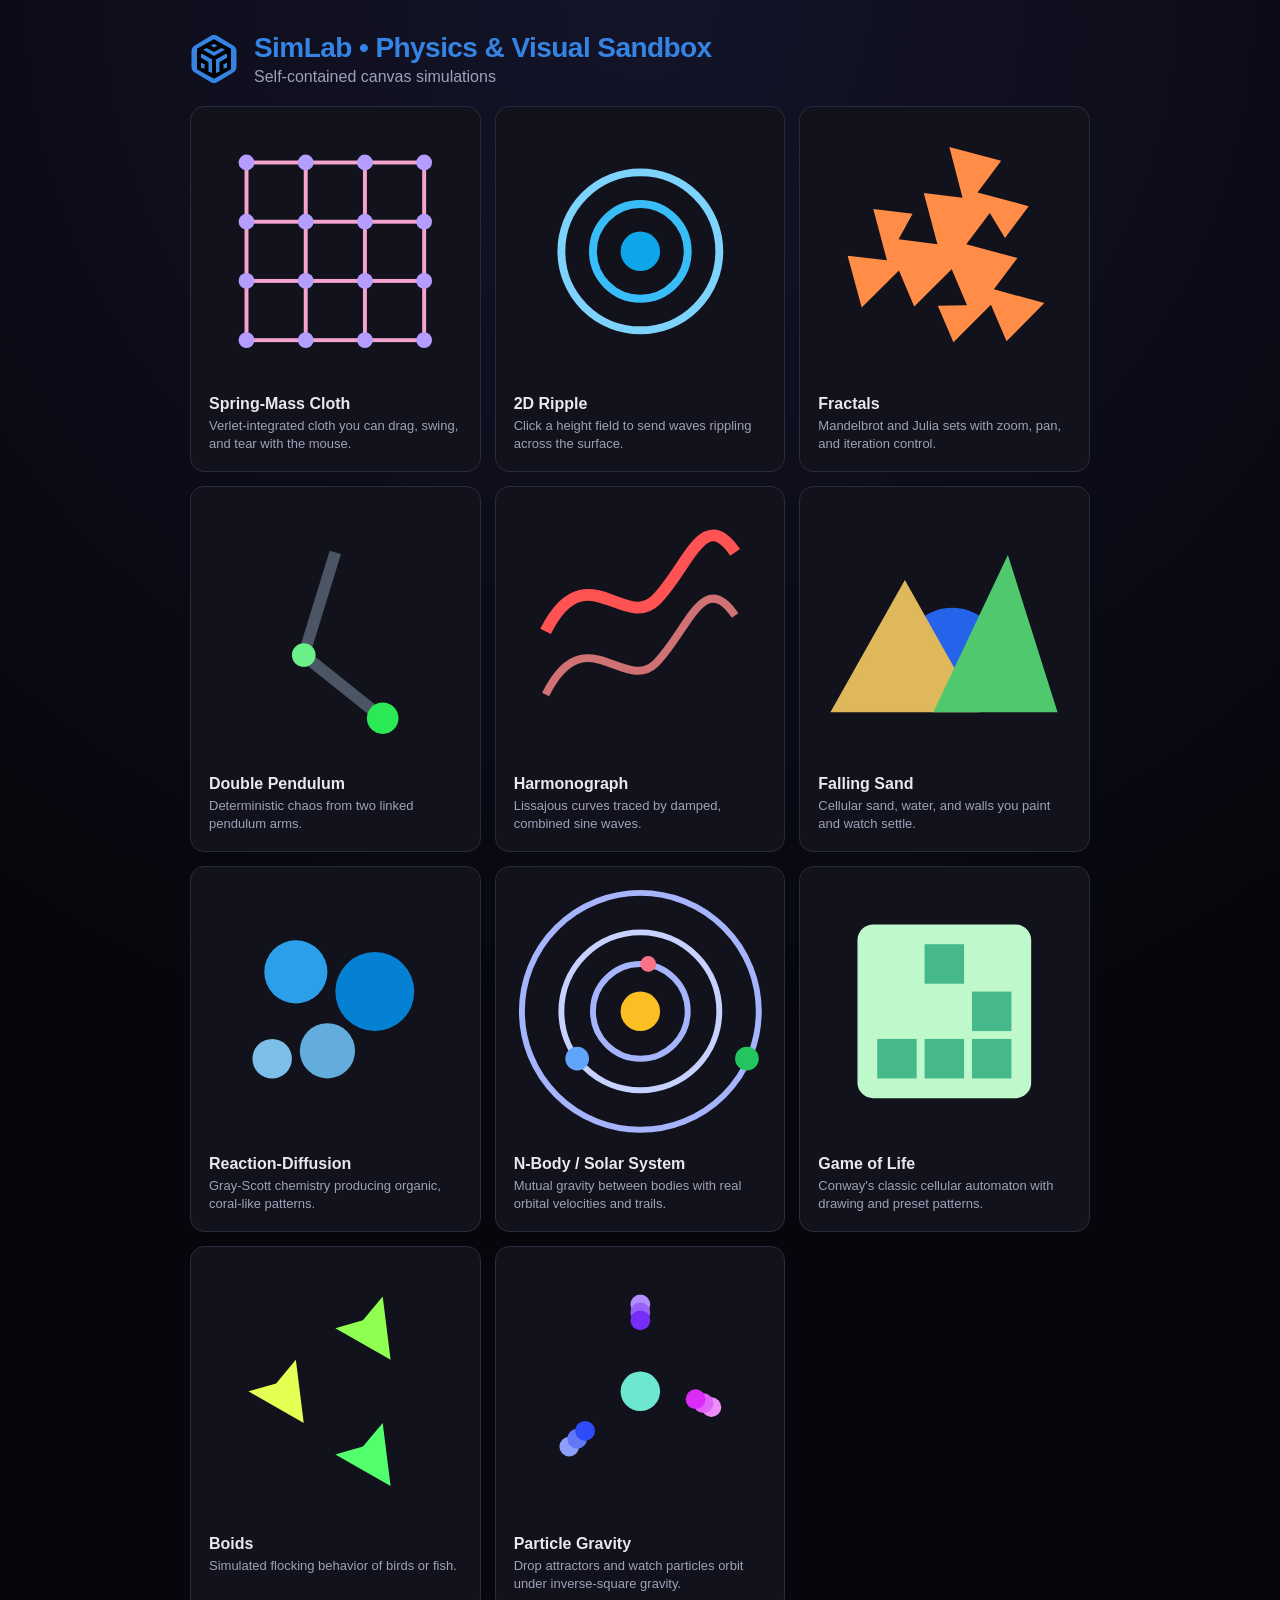
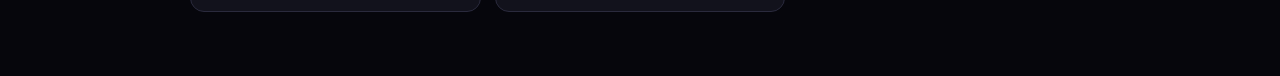
<file: index.html>
<!doctype html>
<html lang="en">
  <head>
    <meta charset="UTF-8" />
    <meta name="viewport" content="width=device-width, initial-scale=1.0" />
    <title>SimLab</title>
    <link rel="icon" type="image/png" href="icon.svg" />
    <link rel="stylesheet" href="common.css" />
  </head>
  <body>
    <main class="app">
      <header class="app__header">
        <img class="app__icon" src="icon.svg" alt="" />
        <div >
          <h1 class="app__title">SimLab &bull; Physics &amp; Visual Sandbox</h1>
          <p class="app__subtitle">Self-contained canvas simulations</p>
        </div>
      </header>

      <div class="gallery">
        <a class="card" href="cloth/">
          <div class="card__emoji">
            <svg viewBox="0 0 64 64" aria-hidden="true">
              <rect x="9" y="9" width="46" height="46" fill="#f4a4cf" />
              <g fill="#12121c">
                <rect x="10" y="10" width="14" height="14" />
                <rect x="10" y="25" width="14" height="14" />
                <rect x="10" y="40" width="14" height="14" />
                <rect x="25" y="10" width="14" height="14" />
                <rect x="25" y="25" width="14" height="14" />
                <rect x="25" y="40" width="14" height="14" />
                <rect x="40" y="10" width="14" height="14" />
                <rect x="40" y="25" width="14" height="14" />
                <rect x="40" y="40" width="14" height="14" />
              </g>
              <circle cx="9.5" cy="9.5" r="2" fill="#b59cff" />
              <circle cx="9.5" cy="24.5" r="2" fill="#b59cff" />
              <circle cx="9.5" cy="39.5" r="2" fill="#b59cff" />
              <circle cx="9.5" cy="54.5" r="2" fill="#b59cff" />
              <circle cx="24.5" cy="9.5" r="2" fill="#b59cff" />
              <circle cx="24.5" cy="24.5" r="2" fill="#b59cff" />
              <circle cx="24.5" cy="39.5" r="2" fill="#b59cff" />
              <circle cx="24.5" cy="54.5" r="2" fill="#b59cff" />
              <circle cx="39.5" cy="9.5" r="2" fill="#b59cff" />
              <circle cx="39.5" cy="24.5" r="2" fill="#b59cff" />
              <circle cx="39.5" cy="39.5" r="2" fill="#b59cff" />
              <circle cx="39.5" cy="54.5" r="2" fill="#b59cff" />
              <circle cx="54.5" cy="9.5" r="2" fill="#b59cff" />
              <circle cx="54.5" cy="24.5" r="2" fill="#b59cff" />
              <circle cx="54.5" cy="39.5" r="2" fill="#b59cff" />
              <circle cx="54.5" cy="54.5" r="2" fill="#b59cff" />
            </svg>
          </div>
          <h2 class="card__title">Spring-Mass Cloth</h2>
          <p class="card__desc">
            Verlet-integrated cloth you can drag, swing, and tear with the
            mouse.
          </p>
        </a>

        <a class="card" href="ripple/">
          <div class="card__emoji">
            <svg viewBox="0 0 64 64" aria-hidden="true">
              <circle cx="32" cy="32" r="5" fill="#0ea5e9" />
              <circle
                cx="32"
                cy="32"
                r="12"
                fill="none"
                stroke="#38bdf8"
                stroke-width="2"
              />
              <circle
                cx="32"
                cy="32"
                r="20"
                fill="none"
                stroke="#7dd3fc"
                stroke-width="2"
              />
            </svg>
          </div>
          <h2 class="card__title">2D Ripple</h2>
          <p class="card__desc">
            Click a height field to send waves rippling across the surface.
          </p>
        </a>

        <a class="card" href="fractals/">
          <div class="card__emoji">
            <svg viewBox="0 0 64 64" aria-hidden="true">
              <g transform="scale(0.25) translate(-430 -10) ">
                <path
                  style="
                    color: #ff8d47;
                    fill: #ff8d47;
                    fill-opacity: 1;
                    fill-rule: nonzero;
                    stroke: none;
                    stroke-width: 9;
                    stroke-linecap: square;
                    stroke-linejoin: miter;
                    marker: none;
                    marker-start: none;
                    marker-mid: none;
                    marker-end: none;
                    stroke-miterlimit: 4;
                    stroke-dashoffset: 0;
                    stroke-opacity: 1;
                    visibility: visible;
                    display: inline;
                    overflow: visible;
                  "
                  d="M 659.3395,190.46788 L 621.07905,229.04469 L 605.21996,192.19763 L 567.22185,230.11562 L 551.36276,193.26856 L 580.97256,192.57671 L 565.49223,156.09113 L 527.49413,194.00911 L 512.01381,157.52353 L 474.27827,194.79194 L 460,142.36901 L 499.84003,147.05816 L 486.00114,95.191853 L 525.84118,99.880993 L 511.63545,125.86975 L 550.97305,130.70619 L 537.13416,78.839873 L 576.47177,83.676313 L 563.06414,32.362183 L 615.60287,46.208293 L 591.62193,78.366203 L 643.45891,92.314533 L 619.47797,124.47244 L 604.07391,99.175533 L 580.21663,130.82468 L 632.05362,144.773 L 608.19634,176.42215 L 659.3395,190.46788"
                  id="path3929"
                />
              </g>
            </svg>
          </div>
          <h2 class="card__title">Fractals</h2>
          <p class="card__desc">
            Mandelbrot and Julia sets with zoom, pan, and iteration control.
          </p>
        </a>

        <a class="card" href="double-pendulum/">
          <div class="card__emoji">
            <svg viewBox="0 0 64 64" aria-hidden="true">
              <line
                x1="32"
                y1="12"
                x2="24"
                y2="38"
                stroke="#4b5563"
                stroke-width="3"
              />
              <line
                x1="24"
                y1="38"
                x2="44"
                y2="54"
                stroke="#4b5563"
                stroke-width="3"
              />
              <circle cx="24" cy="38" r="3" fill="#6BEF88" />
              <circle cx="44" cy="54" r="4" fill="#2AE954" />
            </svg>
          </div>
          <h2 class="card__title">Double Pendulum</h2>
          <p class="card__desc">
            Deterministic chaos from two linked pendulum arms.
          </p>
        </a>

        <a class="card" href="harmonograph/">
          <div class="card__emoji">
            <svg viewBox="0 0 64 64" aria-hidden="true">
              <path
                d="M8 32c10-20 20 0 28-8s12-24 20-12"
                fill="none"
                stroke="#ff5252"
                stroke-width="3"
              />
              <path
                d="M8 48c10-20 20 0 28-8s12-24 20-12"
                fill="none"
                stroke="#FF8A8A"
                stroke-width="2"
                opacity="0.8"
              />
            </svg>
          </div>
          <h2 class="card__title">Harmonograph</h2>
          <p class="card__desc">
            Lissajous curves traced by damped, combined sine waves.
          </p>
        </a>

        <a class="card" href="falling-sand/">
          <div class="card__emoji">
            <svg viewBox="0 0 64 64" aria-hidden="true">
              <path
                d="M18 42c0,0,4-16,16-16s16,16,16,16"
                style="fill: #2563eb"
              />
              <polygon
                points="4,52 22,20 40,52"
                style="fill: rgb(222, 184, 90); stroke: rgb(222, 184, 90)"
              />
              <polygon
                points="30,52 48,14 60,52"
                style="fill: rgb(80, 200, 110); stroke: rgb(80, 200, 110)"
              />
            </svg>
          </div>
          <h2 class="card__title">Falling Sand</h2>
          <p class="card__desc">
            Cellular sand, water, and walls you paint and watch settle.
          </p>
        </a>

        <a class="card" href="reaction-diffusion/">
          <div class="card__emoji">
            <svg viewBox="0 0 64 64" aria-hidden="true">
              <circle cx="22" cy="22" r="8" fill="#2EAFFF" opacity="0.9" />
              <circle cx="42" cy="27" r="10" fill="#009DFF" opacity="0.8" />
              <circle cx="30" cy="42" r="7" fill="#70C8FF" opacity="0.85" />
              <circle cx="16" cy="44" r="5" fill="#8AD2FF" opacity="0.9" />
            </svg>
          </div>
          <h2 class="card__title">Reaction-Diffusion</h2>
          <p class="card__desc">
            Gray-Scott chemistry producing organic, coral-like patterns.
          </p>
        </a>

        <a class="card" href="n-body/">
          <div class="card__emoji">
            <svg viewBox="0 0 64 64" aria-hidden="true">
              <path
                d="M32 32m-20 0a20 20 0 1 0 40 0a20 20 0 1 0 -40 0"
                fill="none"
                stroke="#c7d2fe"
                stroke-width="1.5"
              />
              <path
                d="M32 32m-12 0a12 12 0 1 0 24 0a12 12 0 1 0 -24 0"
                fill="none"
                stroke="#a5b4fc"
                stroke-width="1.5"
              />
              <path
                d="M32 32m-30 0a30 30 0 1 0 60 0a30 30 0 1 0 -60 0"
                fill="none"
                stroke="#a5b4fc"
                stroke-width="1.5"
              />
              <circle cx="32" cy="32" r="5" fill="#fbbf24" />
              <circle cx="16" cy="44" r="3" fill="#60a5fa" />
              <circle cx="59" cy="44" r="3" fill="#22c55e" />
              <circle cx="34" cy="20" r="2" fill="#fb7185" />
            </svg>
          </div>
          <h2 class="card__title">N-Body / Solar System</h2>
          <p class="card__desc">
            Mutual gravity between bodies with real orbital velocities and
            trails.
          </p>
        </a>

        <a class="card" href="game-of-life/">
          <div class="card__emoji">
            <svg viewBox="0 0 64 64" aria-hidden="true">
              <rect
                x="10"
                y="10"
                width="44"
                height="44"
                rx="4"
                fill="#BEF8CB"
              />
              <g fill="#45b98a">
                <rect x="27" y="15" width="10" height="10" />
                <rect x="39" y="27" width="10" height="10" />
                <rect x="15" y="39" width="10" height="10" />
                <rect x="39" y="39" width="10" height="10" />
                <rect x="27" y="39" width="10" height="10" />
              </g>
            </svg>
          </div>
          <h2 class="card__title">Game of Life</h2>
          <p class="card__desc">
            Conway's classic cellular automaton with drawing and preset
            patterns.
          </p>
        </a>

        <a class="card" href="boids/">
          <div class="card__emoji">
            <svg viewBox="0 0 64 64" aria-hidden="true">
              <polygon points="10,32 17,30 22,24 24,40" fill="#E5FF52" />
              <polygon points="32,16 39,14 44,8 46,24" fill="#8FFF52" />
              <polygon points="32,48 39,46 44,40 46,56" fill="#52FF6C" />
            </svg>
          </div>
          <h2 class="card__title">Boids</h2>
          <p class="card__desc">
            Simulated flocking behavior of birds or fish.
          </p>
        </a>

        <a class="card" href="particle-gravity/">
          <div class="card__emoji">
            <svg viewBox="0 0 64 64" aria-hidden="true">
              <circle cx="32" cy="32" r="5" fill="#6EE7D0" />
              <circle cx="32" cy="10" r="2.5" fill="#B48EFB" />
              <circle cx="32" cy="12" r="2.5" fill="#9762F9" />
              <circle cx="32" cy="14" r="2.5" fill="#752DF7" />
              <circle cx="50" cy="36" r="2.5" fill="#EB8EFB" />
              <circle cx="48" cy="35" r="2.5" fill="#E362F9" />
              <circle cx="46" cy="34" r="2.5" fill="#D92DF7" />
              <circle cx="14" cy="46" r="2.5" fill="#8E9EFB" />
              <circle cx="16" cy="44" r="2.5" fill="#6278F9" />
              <circle cx="18" cy="42" r="2.5" fill="#2D4BF7" />
            </svg>
          </div>
          <h2 class="card__title">Particle Gravity</h2>
          <p class="card__desc">
            Drop attractors and watch particles orbit under inverse-square
            gravity.
          </p>
        </a>
      </div>
    </main>
  </body>
</html>
</file>
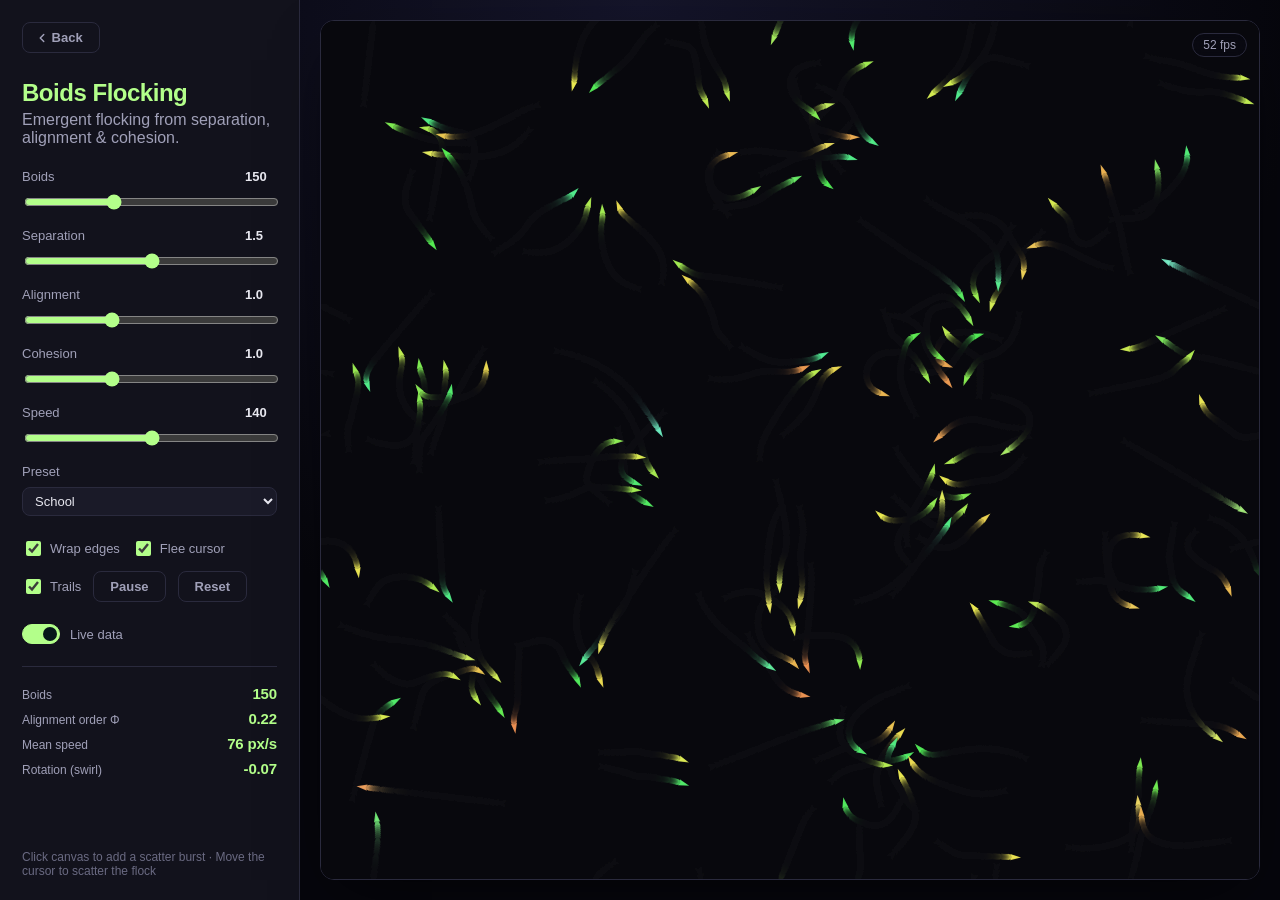
<file: boids/index.html>
<!doctype html>
<html lang="en">
  <head>
    <meta charset="UTF-8" />
    <meta name="viewport" content="width=device-width, initial-scale=1.0" />
    <title>Boids Flocking</title>
    <link rel="icon" type="image/png" href="../icon.svg?v=1" />
    <link rel="shortcut icon" type="image/png" href="../icon.svg?v=1" />
    <link rel="stylesheet" href="../common.css" />
    <link rel="stylesheet" href="styles.css" />
  </head>
  <body class="sidebar">
    <main class="layout">
      <aside class="panel">
        <a class="app__back" href="../"><svg
            class="app__back-icon"
            width="14"
            height="14"
            viewBox="0 0 24 24"
            fill="none"
            stroke="currentColor"
            stroke-width="2.5"
            stroke-linecap="round"
            stroke-linejoin="round"
          >
            <polyline points="15 18 9 12 15 6"></polyline>
          </svg> Back</a>
        <div class="panel__head">
          <h1 class="app__title">Boids Flocking</h1>
          <p class="app__subtitle">
            Emergent flocking from separation, alignment &amp; cohesion.
          </p>
        </div>

        <div class="stack">
          <div class="control control--stacked">
            <label class="control__label" for="cnt"
              >Boids <span class="control__value" id="cnt-out">150</span></label
            >
            <input
              class="control__slider"
              type="range"
              id="cnt"
              min="20"
              max="400"
              value="150"
              step="1"
            />
          </div>
          <div class="control control--stacked">
            <label class="control__label" for="sep"
              >Separation
              <span class="control__value" id="sep-out">1.5</span></label
            >
            <input
              class="control__slider"
              type="range"
              id="sep"
              min="0"
              max="3"
              value="1.5"
              step="0.1"
            />
          </div>
          <div class="control control--stacked">
            <label class="control__label" for="ali"
              >Alignment
              <span class="control__value" id="ali-out">1.0</span></label
            >
            <input
              class="control__slider"
              type="range"
              id="ali"
              min="0"
              max="3"
              value="1.0"
              step="0.1"
            />
          </div>
          <div class="control control--stacked">
            <label class="control__label" for="coh"
              >Cohesion
              <span class="control__value" id="coh-out">1.0</span></label
            >
            <input
              class="control__slider"
              type="range"
              id="coh"
              min="0"
              max="3"
              value="1.0"
              step="0.1"
            />
          </div>
          <div class="control control--stacked">
            <label class="control__label" for="spd"
              >Speed <span class="control__value" id="spd-out">140</span></label
            >
            <input
              class="control__slider"
              type="range"
              id="spd"
              min="40"
              max="240"
              value="140"
              step="5"
            />
          </div>
          <div class="control control--stacked">
            <label class="control__label" for="preset">Preset</label>
            <select id="preset" class="control__select">
              <option value="school">School</option>
              <option value="swarm">Swarm</option>
              <option value="scatter">Scatter</option>
              <option value="vortex">Vortex</option>
            </select>
          </div>
        </div>

        <div class="stack stack--row">
          <label class="toggle"
            ><input type="checkbox" id="wrap" checked /><span
              >Wrap edges</span
            ></label
          >
          <label class="toggle"
            ><input type="checkbox" id="flee" checked /><span
              >Flee cursor</span
            ></label
          >
          <label class="toggle"
            ><input type="checkbox" id="trails" checked /><span
              >Trails</span
            ></label
          >
          <button id="pause" class="btn btn--ghost" type="button">Pause</button>
          <button id="reset" class="btn btn--ghost" type="button">Reset</button>
        </div>

        <input type="checkbox" id="show-info" class="info-check" checked />
        <label class="info-toggle" for="show-info">
          <span class="info-toggle__switch"></span>
          <span>Live data</span>
        </label>
        <div class="telemetry">
          <div class="readout">
            <span class="readout__label">Boids</span>
            <span class="readout__value" id="tel-count">0</span>
          </div>
          <div class="readout">
            <span class="readout__label">Alignment order Φ</span>
            <span class="readout__value" id="tel-order">0.00</span>
          </div>
          <div class="readout">
            <span class="readout__label">Mean speed</span>
            <span class="readout__value" id="tel-speed">0 px/s</span>
          </div>
          <div class="readout">
            <span class="readout__label">Rotation (swirl)</span>
            <span class="readout__value" id="tel-swirl">+0.00</span>
          </div>
        </div>

        <p class="controls__hint">
          Click canvas to add a scatter burst &middot; Move the cursor to
          scatter the flock
        </p>
      </aside>

      <section class="viewport">
        <div class="stage">
          <canvas id="c" class="stage__canvas"></canvas>
          <div class="stage__hud">
            <span id="fps" class="hud__stat">-- fps</span>
          </div>
        </div>
      </section>
    </main>
    <script src="main.js"></script>
  </body>
</html>
</file>
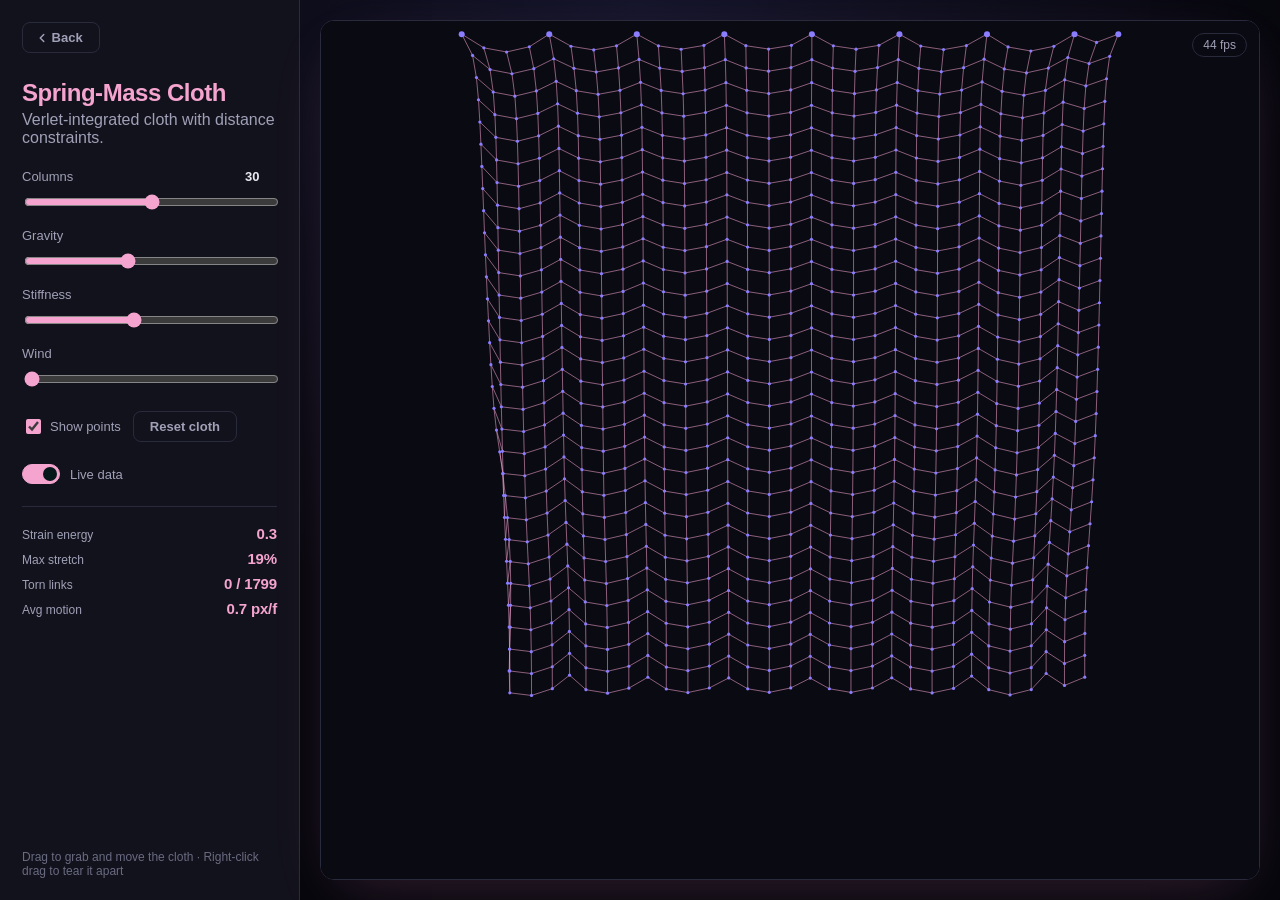
<file: cloth/index.html>
<!doctype html>
<html lang="en">
  <head>
    <meta charset="UTF-8" />
    <meta name="viewport" content="width=device-width, initial-scale=1.0" />
    <title>Spring-Mass Cloth</title>
    <link rel="icon" type="image/png" href="../icon.svg?v=1" />
    <link rel="shortcut icon" type="image/png" href="../icon.svg?v=1" />
    <link rel="stylesheet" href="../common.css" />
    <link rel="stylesheet" href="styles.css" />
  </head>
  <body class="sidebar">
    <main class="layout">
      <aside class="panel">
        <a class="app__back" href="../"
          ><svg
            class="app__back-icon"
            width="14"
            height="14"
            viewBox="0 0 24 24"
            fill="none"
            stroke="currentColor"
            stroke-width="2.5"
            stroke-linecap="round"
            stroke-linejoin="round"
          >
            <polyline points="15 18 9 12 15 6"></polyline>
          </svg>
          Back</a
        >
        <div class="panel__head">
          <h1 class="app__title">Spring-Mass Cloth</h1>
          <p class="app__subtitle">
            Verlet-integrated cloth with distance constraints.
          </p>
        </div>

        <div class="stack">
          <div class="control control--stacked">
            <label class="control__label" for="cols"
              >Columns
              <span class="control__value" id="cols-out">30</span></label
            >
            <input
              class="control__slider"
              type="range"
              id="cols"
              min="10"
              max="50"
              value="30"
              step="1"
            />
          </div>
          <div class="control control--stacked">
            <label class="control__label" for="gravity">Gravity</label>
            <input
              class="control__slider"
              type="range"
              id="gravity"
              min="0"
              max="2000"
              value="800"
              step="50"
            />
          </div>
          <div class="control control--stacked">
            <label class="control__label" for="stiff">Stiffness</label>
            <input
              class="control__slider"
              type="range"
              id="stiff"
              min="1"
              max="8"
              value="4"
              step="1"
            />
          </div>
          <div class="control control--stacked">
            <label class="control__label" for="wind">Wind</label>
            <input
              class="control__slider"
              type="range"
              id="wind"
              min="0"
              max="600"
              value="0"
              step="20"
            />
          </div>
        </div>

        <div class="stack stack--row">
          <label class="toggle"
            ><input type="checkbox" id="showpoints" checked="true" /><span
              >Show points</span
            ></label
          >
          <button id="reset" class="btn btn--ghost" type="button">
            Reset cloth
          </button>
        </div>

        <input type="checkbox" id="show-info" class="info-check" checked />
        <label class="info-toggle" for="show-info">
          <span class="info-toggle__switch"></span>
          <span>Live data</span>
        </label>
        <div class="telemetry">
          <div class="readout">
            <span class="readout__label">Strain energy</span>
            <span class="readout__value" id="tel-strain">0.0</span>
          </div>
          <div class="readout">
            <span class="readout__label">Max stretch</span>
            <span class="readout__value" id="tel-stretch">0%</span>
          </div>
          <div class="readout">
            <span class="readout__label">Torn links</span>
            <span class="readout__value" id="tel-torn">0 / 0</span>
          </div>
          <div class="readout">
            <span class="readout__label">Avg motion</span>
            <span class="readout__value" id="tel-vel">0.0 px/f</span>
          </div>
        </div>

        <p class="controls__hint">
          Drag to grab and move the cloth &middot; Right-click drag to tear it
          apart
        </p>
      </aside>

      <section class="viewport">
        <div class="stage">
          <canvas id="c" class="stage__canvas"></canvas>
          <div class="stage__hud">
            <span id="fps" class="hud__stat">-- fps</span>
          </div>
        </div>
      </section>
    </main>
    <script src="main.js"></script>
  </body>
</html>
</file>
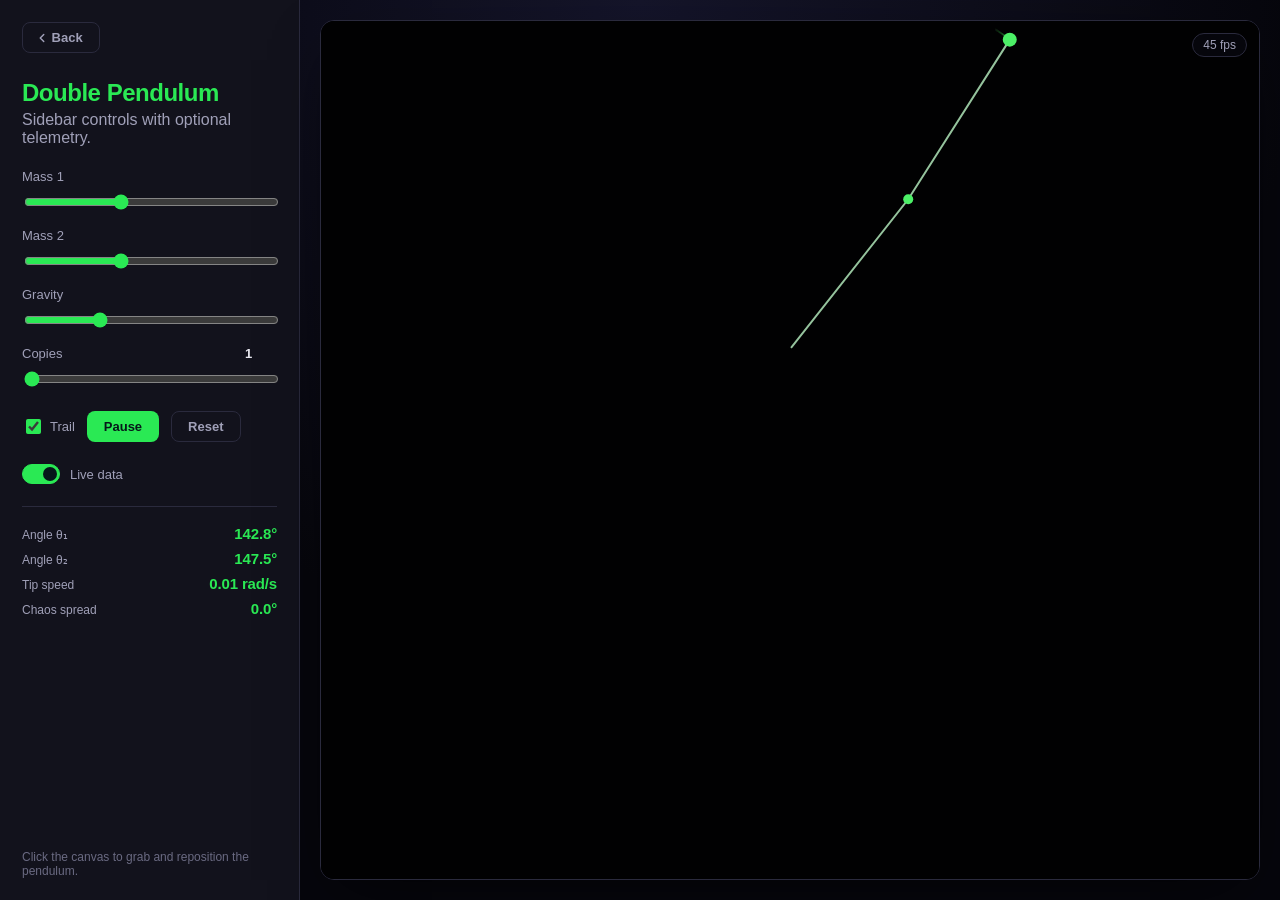
<file: double-pendulum/index.html>
<!DOCTYPE html>
<html lang="en">
<head>
  <meta charset="UTF-8">
  <meta name="viewport" content="width=device-width, initial-scale=1.0">
  <title>Double Pendulum</title>
  <link rel="icon" type="image/png" href="../icon.svg?v=1" />
  <link rel="shortcut icon" type="image/png" href="../icon.svg?v=1" />
  <link rel="stylesheet" href="../common.css">
  <link rel="stylesheet" href="styles.css">
</head>
<body class="sidebar">
  <main class="layout">
    <aside class="panel">
      <a class="app__back" href="../"><svg
            class="app__back-icon"
            width="14"
            height="14"
            viewBox="0 0 24 24"
            fill="none"
            stroke="currentColor"
            stroke-width="2.5"
            stroke-linecap="round"
            stroke-linejoin="round"
          >
            <polyline points="15 18 9 12 15 6"></polyline>
          </svg> Back</a>
      <div class="panel__head">
        <h1 class="app__title">Double Pendulum</h1>
        <p class="app__subtitle">Sidebar controls with optional telemetry.</p>
      </div>

      <div class="stack">
        <div class="control control--stacked">
          <label class="control__label" for="m1">Mass 1</label>
          <input class="control__slider" type="range" id="m1" min="5" max="40" value="18" step="1">
        </div>
        <div class="control control--stacked">
          <label class="control__label" for="m2">Mass 2</label>
          <input class="control__slider" type="range" id="m2" min="5" max="40" value="18" step="1">
        </div>
        <div class="control control--stacked">
          <label class="control__label" for="gravity">Gravity</label>
          <input class="control__slider" type="range" id="gravity" min="0.2" max="3" value="1" step="0.1">
        </div>
        <div class="control control--stacked">
          <label class="control__label" for="count">Copies <span class="control__value" id="count-out">1</span></label>
          <input class="control__slider" type="range" id="count" min="1" max="12" value="1" step="1">
        </div>
      </div>

      <div class="stack stack--row">
        <label class="toggle"><input type="checkbox" id="trail" checked><span>Trail</span></label>
        <button id="pause" class="btn" type="button">Pause</button>
        <button id="reset" class="btn btn--ghost" type="button">Reset</button>
      </div>

      <!-- CSS-only toggle: the checkbox drives both the switch visual and the
           visibility of the telemetry list via sibling selectors. -->
      <input type="checkbox" id="show-info" class="info-check" checked>
      <label class="info-toggle" for="show-info">
        <span class="info-toggle__switch"></span>
        <span>Live data</span>
      </label>

      <div class="telemetry">
        <div class="readout">
          <span class="readout__label">Angle θ₁</span>
          <span class="readout__value" id="tel-a1">0.0°</span>
        </div>
        <div class="readout">
          <span class="readout__label">Angle θ₂</span>
          <span class="readout__value" id="tel-a2">0.0°</span>
        </div>
        <div class="readout">
          <span class="readout__label">Tip speed</span>
          <span class="readout__value" id="tel-vel">0.00 rad/s</span>
        </div>
        <div class="readout">
          <span class="readout__label">Chaos spread</span>
          <span class="readout__value" id="tel-spread">0.0°</span>
        </div>
      </div>

      <p class="controls__hint">Click the canvas to grab and reposition the pendulum.</p>
    </aside>

    <section class="viewport">
      <div class="stage">
        <canvas id="c" class="stage__canvas"></canvas>
        <div class="stage__hud">
          <span id="fps" class="hud__stat">-- fps</span>
        </div>
      </div>
    </section>
  </main>
  <script src="main.js"></script>
</body>
</html>
</file>
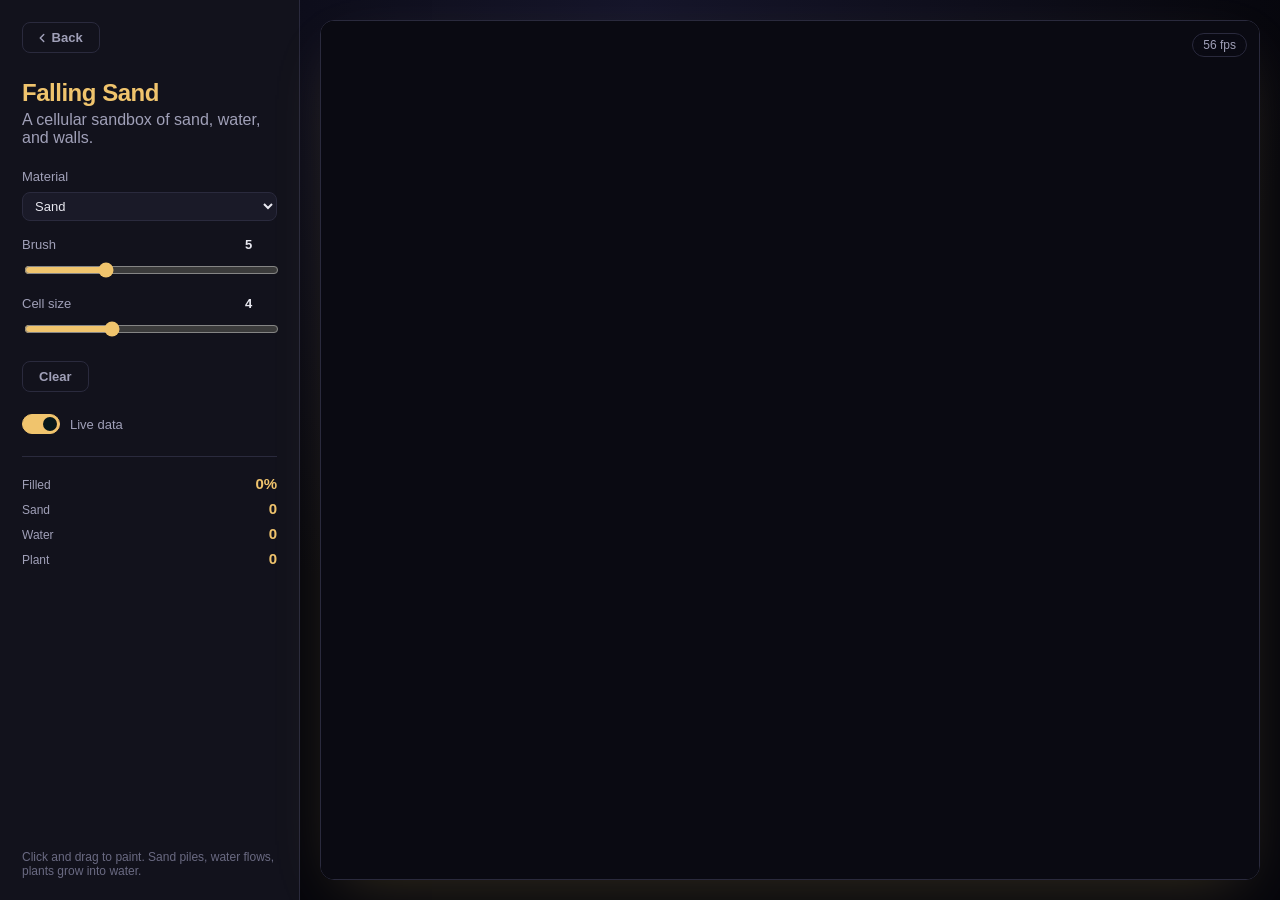
<file: falling-sand/index.html>
<!DOCTYPE html>
<html lang="en">
<head>
  <meta charset="UTF-8">
  <meta name="viewport" content="width=device-width, initial-scale=1.0">
  <title>Falling Sand</title>
  <link rel="icon" type="image/png" href="../icon.svg?v=1" />
  <link rel="shortcut icon" type="image/png" href="../icon.svg?v=1" />
  <link rel="stylesheet" href="../common.css">
  <link rel="stylesheet" href="styles.css">
</head>
<body class="sidebar">
  <main class="layout">
    <aside class="panel">
      <a class="app__back" href="../"><svg
            class="app__back-icon"
            width="14"
            height="14"
            viewBox="0 0 24 24"
            fill="none"
            stroke="currentColor"
            stroke-width="2.5"
            stroke-linecap="round"
            stroke-linejoin="round"
          >
            <polyline points="15 18 9 12 15 6"></polyline>
          </svg> Back</a>
      <div class="panel__head">
        <h1 class="app__title">Falling Sand</h1>
        <p class="app__subtitle">A cellular sandbox of sand, water, and walls.</p>
      </div>

      <div class="stack">
        <div class="control control--stacked">
          <label class="control__label" for="material">Material</label>
          <select id="material" class="control__select">
            <option value="1">Sand</option>
            <option value="2">Water</option>
            <option value="3">Wall</option>
            <option value="4">Plant seed</option>
            <option value="0">Eraser</option>
          </select>
        </div>
        <div class="control control--stacked">
          <label class="control__label" for="brush">Brush <span class="control__value" id="brush-out">5</span></label>
          <input class="control__slider" type="range" id="brush" min="1" max="14" value="5" step="1">
        </div>
        <div class="control control--stacked">
          <label class="control__label" for="cell">Cell size <span class="control__value" id="cell-out">4</span></label>
          <input class="control__slider" type="range" id="cell" min="2" max="8" value="4" step="1">
        </div>
      </div>

      <div class="stack stack--row">
        <button id="clear" class="btn btn--ghost" type="button">Clear</button>
      </div>

      <input type="checkbox" id="show-info" class="info-check" checked>
      <label class="info-toggle" for="show-info">
        <span class="info-toggle__switch"></span>
        <span>Live data</span>
      </label>
      <div class="telemetry">
        <div class="readout">
          <span class="readout__label">Filled</span>
          <span class="readout__value" id="tel-filled">0%</span>
        </div>
        <div class="readout">
          <span class="readout__label">Sand</span>
          <span class="readout__value" id="tel-sand">0</span>
        </div>
        <div class="readout">
          <span class="readout__label">Water</span>
          <span class="readout__value" id="tel-water">0</span>
        </div>
        <div class="readout">
          <span class="readout__label">Plant</span>
          <span class="readout__value" id="tel-plant">0</span>
        </div>
      </div>

      <p class="controls__hint">Click and drag to paint. Sand piles, water flows, plants grow into water.</p>
    </aside>

    <section class="viewport">
      <div class="stage">
        <canvas id="c" class="stage__canvas"></canvas>
        <div class="stage__hud">
          <span id="fps" class="hud__stat">-- fps</span>
        </div>
      </div>
    </section>
  </main>
  <script src="main.js"></script>
</body>
</html>
</file>
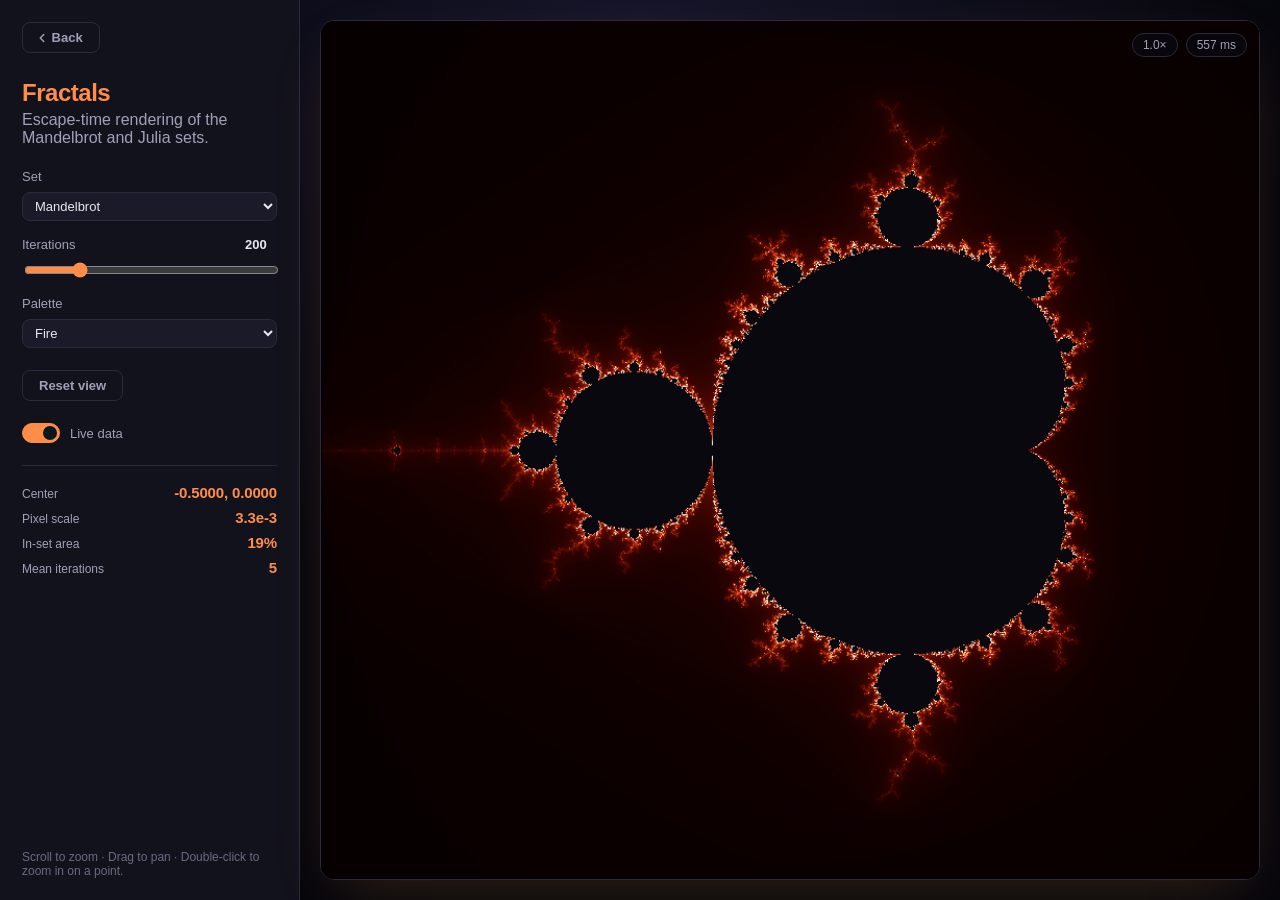
<file: fractals/index.html>
<!doctype html>
<html lang="en">
  <head>
    <meta charset="UTF-8" />
    <meta name="viewport" content="width=device-width, initial-scale=1.0" />
    <title>Fractals</title>
    <link rel="icon" type="image/png" href="../icon.svg?v=1" />
    <link rel="shortcut icon" type="image/png" href="../icon.svg?v=1" />
    <link rel="stylesheet" href="../common.css" />
    <link rel="stylesheet" href="styles.css" />
  </head>
  <body class="sidebar">
    <main class="layout">
      <aside class="panel">
        <a class="app__back" href="../"><svg
            class="app__back-icon"
            width="14"
            height="14"
            viewBox="0 0 24 24"
            fill="none"
            stroke="currentColor"
            stroke-width="2.5"
            stroke-linecap="round"
            stroke-linejoin="round"
          >
            <polyline points="15 18 9 12 15 6"></polyline>
          </svg> Back</a>
        <div class="panel__head">
          <h1 class="app__title">Fractals</h1>
          <p class="app__subtitle">
            Escape-time rendering of the Mandelbrot and Julia sets.
          </p>
        </div>

        <div class="stack">
          <div class="control control--stacked">
            <label class="control__label" for="set">Set</label>
            <select id="set" class="control__select">
              <option value="mandelbrot">Mandelbrot</option>
              <option value="julia">Julia</option>
            </select>
          </div>
          <div class="control control--stacked">
            <label class="control__label" for="iter"
              >Iterations
              <span class="control__value" id="iter-out">200</span></label
            >
            <input
              class="control__slider"
              type="range"
              id="iter"
              min="50"
              max="800"
              value="200"
              step="10"
            />
          </div>
          <div class="control control--stacked">
            <label class="control__label" for="palette">Palette</label>
            <select id="palette" class="control__select">
              <option value="fire">Fire</option>
              <option value="ocean">Ocean</option>
              <option value="psy">Psychedelic</option>
              <option value="mono">Mono</option>
            </select>
          </div>
        </div>

        <div class="stack" id="julia-row">
          <div class="control control--stacked">
            <label class="control__label" for="cre">Julia Re</label>
            <input
              class="control__slider"
              type="range"
              id="cre"
              min="-1"
              max="1"
              value="-0.8"
              step="0.001"
            />
          </div>
          <div class="control control--stacked">
            <label class="control__label" for="cim">Julia Im</label>
            <input
              class="control__slider"
              type="range"
              id="cim"
              min="-1"
              max="1"
              value="0.156"
              step="0.001"
            />
          </div>
        </div>

        <div class="stack stack--row">
          <button id="reset" class="btn btn--ghost" type="button">
            Reset view
          </button>
        </div>

        <input type="checkbox" id="show-info" class="info-check" checked />
        <label class="info-toggle" for="show-info">
          <span class="info-toggle__switch"></span>
          <span>Live data</span>
        </label>
        <div class="telemetry">
          <div class="readout">
            <span class="readout__label">Center</span>
            <span class="readout__value" id="tel-center">0, 0</span>
          </div>
          <div class="readout">
            <span class="readout__label">Pixel scale</span>
            <span class="readout__value" id="tel-scale">0</span>
          </div>
          <div class="readout">
            <span class="readout__label">In-set area</span>
            <span class="readout__value" id="tel-inset">0%</span>
          </div>
          <div class="readout">
            <span class="readout__label">Mean iterations</span>
            <span class="readout__value" id="tel-meaniter">0</span>
          </div>
        </div>
        
        <p class="controls__hint">
          Scroll to zoom &middot; Drag to pan &middot; Double-click to zoom in
          on a point.
        </p>
      </aside>
      
      <section class="viewport">
        <div class="stage">
          <canvas id="c" class="stage__canvas"></canvas>
          <div class="stage__hud">
            <span id="zoom" class="hud__stat">1&times;</span>
            <span id="ms" class="hud__stat">-- ms</span>
          </div>
        </div>
      </section>
    </main>
    <script src="main.js"></script>
  </body>
</html>
</file>
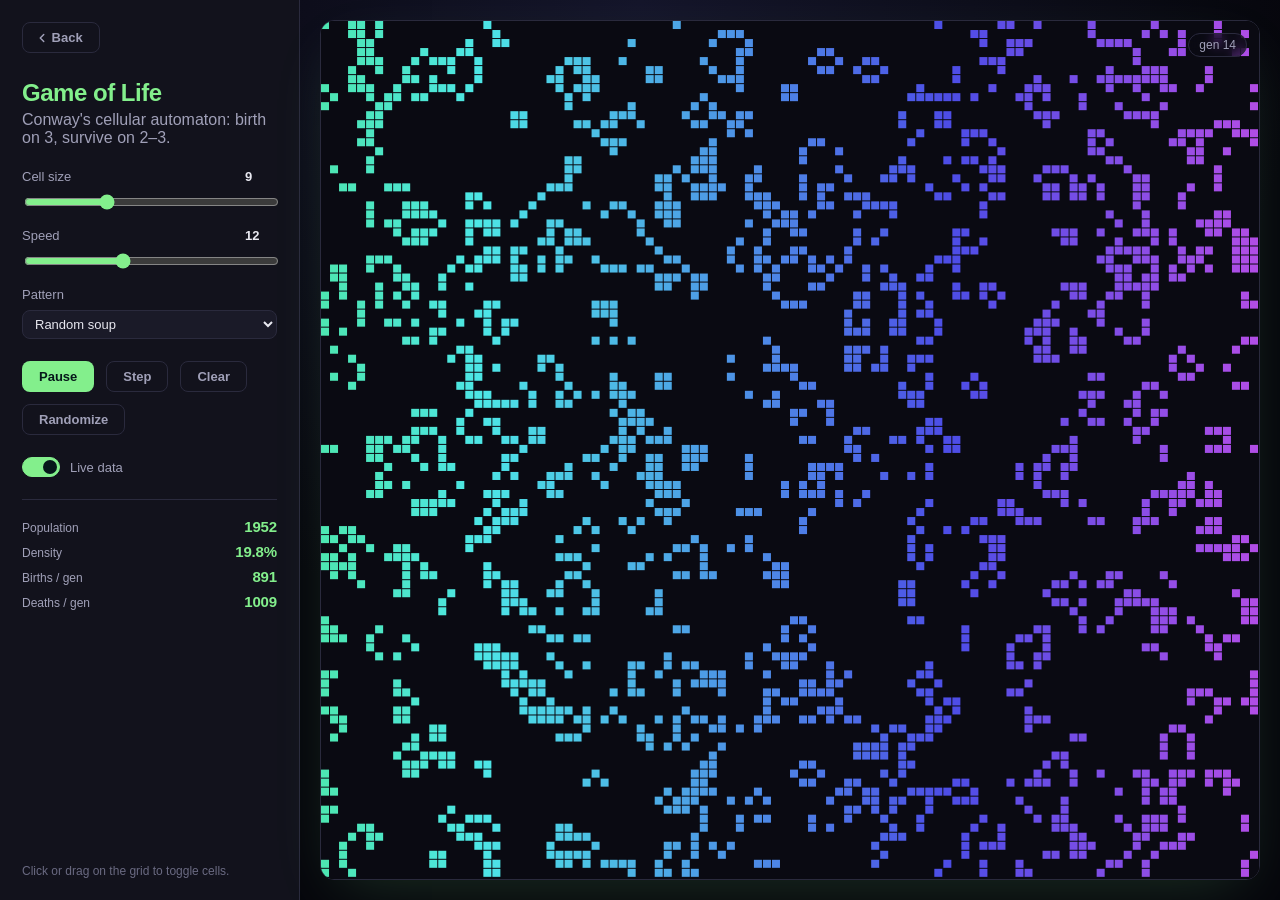
<file: game-of-life/index.html>
<!DOCTYPE html>
<html lang="en">
<head>
  <meta charset="UTF-8">
  <meta name="viewport" content="width=device-width, initial-scale=1.0">
  <title>Conway's Game of Life</title>
  <link rel="icon" type="image/png" href="../icon.svg?v=1" />
  <link rel="shortcut icon" type="image/png" href="../icon.svg?v=1" />
  <link rel="stylesheet" href="../common.css">
  <link rel="stylesheet" href="styles.css">
</head>
<body class="sidebar">
  <main class="layout">
    <aside class="panel">
      <a class="app__back" href="../"><svg
            class="app__back-icon"
            width="14"
            height="14"
            viewBox="0 0 24 24"
            fill="none"
            stroke="currentColor"
            stroke-width="2.5"
            stroke-linecap="round"
            stroke-linejoin="round"
          >
            <polyline points="15 18 9 12 15 6"></polyline>
          </svg> Back</a>
      <div class="panel__head">
        <h1 class="app__title">Game of Life</h1>
        <p class="app__subtitle">Conway's cellular automaton: birth on 3, survive on 2&ndash;3.</p>
      </div>

      <div class="stack">
        <div class="control control--stacked">
          <label class="control__label" for="cell">Cell size <span class="control__value" id="cell-out">9</span></label>
          <input class="control__slider" type="range" id="cell" min="4" max="20" value="9" step="1">
        </div>
        <div class="control control--stacked">
          <label class="control__label" for="speed">Speed <span class="control__value" id="speed-out">12</span></label>
          <input class="control__slider" type="range" id="speed" min="1" max="30" value="12" step="1">
        </div>
        <div class="control control--stacked">
          <label class="control__label" for="pattern">Pattern</label>
          <select id="pattern" class="control__select">
            <option value="random">Random soup</option>
            <option value="glidergun">Glider gun</option>
            <option value="pulsar">Pulsar</option>
            <option value="empty">Empty</option>
          </select>
        </div>
      </div>

      <div class="stack stack--row">
        <button id="play" class="btn" type="button">Pause</button>
        <button id="stepBtn" class="btn btn--ghost" type="button">Step</button>
        <button id="clear" class="btn btn--ghost" type="button">Clear</button>
        <button id="randomize" class="btn btn--ghost" type="button">Randomize</button>
      </div>

      <input type="checkbox" id="show-info" class="info-check" checked>
      <label class="info-toggle" for="show-info">
        <span class="info-toggle__switch"></span>
        <span>Live data</span>
      </label>
      <div class="telemetry">
        <div class="readout">
          <span class="readout__label">Population</span>
          <span class="readout__value" id="tel-pop">0</span>
        </div>
        <div class="readout">
          <span class="readout__label">Density</span>
          <span class="readout__value" id="tel-density">0%</span>
        </div>
        <div class="readout">
          <span class="readout__label">Births / gen</span>
          <span class="readout__value" id="tel-births">0</span>
        </div>
        <div class="readout">
          <span class="readout__label">Deaths / gen</span>
          <span class="readout__value" id="tel-deaths">0</span>
        </div>
      </div>

      <p class="controls__hint">Click or drag on the grid to toggle cells.</p>
    </aside>

    <section class="viewport">
      <div class="stage">
        <canvas id="c" class="stage__canvas"></canvas>
        <div class="stage__hud">
          <span id="gen" class="hud__stat">gen 0</span>
        </div>
      </div>
    </section>
  </main>
  <script src="main.js"></script>
</body>
</html>
</file>
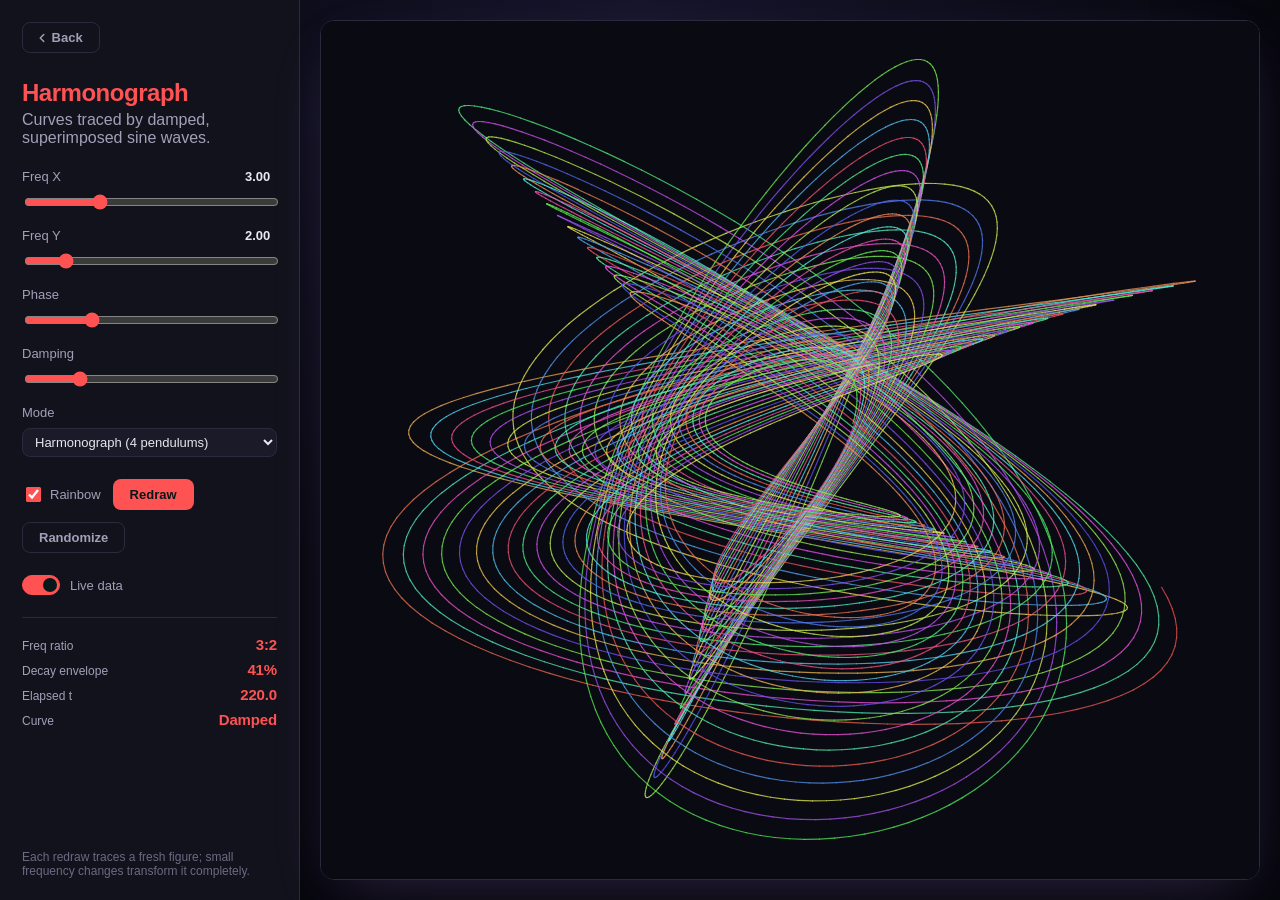
<file: harmonograph/index.html>
<!DOCTYPE html>
<html lang="en">
<head>
  <meta charset="UTF-8">
  <meta name="viewport" content="width=device-width, initial-scale=1.0">
  <title>Lissajous / Harmonograph</title>
  <link rel="icon" type="image/png" href="../icon.svg?v=1" />
  <link rel="shortcut icon" type="image/png" href="../icon.svg?v=1" />
  <link rel="stylesheet" href="../common.css">
  <link rel="stylesheet" href="styles.css">
</head>
<body class="sidebar">
  <main class="layout">
    <aside class="panel">
      <a class="app__back" href="../"><svg
            class="app__back-icon"
            width="14"
            height="14"
            viewBox="0 0 24 24"
            fill="none"
            stroke="currentColor"
            stroke-width="2.5"
            stroke-linecap="round"
            stroke-linejoin="round"
          >
            <polyline points="15 18 9 12 15 6"></polyline>
          </svg> Back</a>
      <div class="panel__head">
        <h1 class="app__title">Harmonograph</h1>
        <p class="app__subtitle">Curves traced by damped, superimposed sine waves.</p>
      </div>

      <div class="stack">
        <div class="control control--stacked">
          <label class="control__label" for="fx">Freq X <span class="control__value" id="fx-out">3.00</span></label>
          <input class="control__slider" type="range" id="fx" min="1" max="8" value="3" step="0.01">
        </div>
        <div class="control control--stacked">
          <label class="control__label" for="fy">Freq Y <span class="control__value" id="fy-out">2.00</span></label>
          <input class="control__slider" type="range" id="fy" min="1" max="8" value="2" step="0.01">
        </div>
        <div class="control control--stacked">
          <label class="control__label" for="phase">Phase</label>
          <input class="control__slider" type="range" id="phase" min="0" max="6.28" value="1.57" step="0.01">
        </div>
        <div class="control control--stacked">
          <label class="control__label" for="damp">Damping</label>
          <input class="control__slider" type="range" id="damp" min="0" max="0.02" value="0.004" step="0.0005">
        </div>
        <div class="control control--stacked">
          <label class="control__label" for="mode">Mode</label>
          <select id="mode" class="control__select">
            <option value="harmonograph">Harmonograph (4 pendulums)</option>
            <option value="lissajous">Pure Lissajous</option>
          </select>
        </div>
      </div>

      <div class="stack stack--row">
        <label class="toggle"><input type="checkbox" id="rainbow" checked><span>Rainbow</span></label>
        <button id="draw" class="btn" type="button">Redraw</button>
        <button id="random" class="btn btn--ghost" type="button">Randomize</button>
      </div>

      <input type="checkbox" id="show-info" class="info-check" checked>
      <label class="info-toggle" for="show-info">
        <span class="info-toggle__switch"></span>
        <span>Live data</span>
      </label>
      <div class="telemetry">
        <div class="readout">
          <span class="readout__label">Freq ratio</span>
          <span class="readout__value" id="tel-ratio">3:2</span>
        </div>
        <div class="readout">
          <span class="readout__label">Decay envelope</span>
          <span class="readout__value" id="tel-decay">100%</span>
        </div>
        <div class="readout">
          <span class="readout__label">Elapsed t</span>
          <span class="readout__value" id="tel-elapsed">0.0</span>
        </div>
        <div class="readout">
          <span class="readout__label">Curve</span>
          <span class="readout__value" id="tel-closure">Damped</span>
        </div>
      </div>

      <p class="controls__hint">Each redraw traces a fresh figure; small frequency changes transform it completely.</p>
    </aside>

    <section class="viewport">
      <div class="stage">
        <canvas id="c" class="stage__canvas"></canvas>
      </div>
    </section>
  </main>
  <script src="main.js"></script>
</body>
</html>
</file>
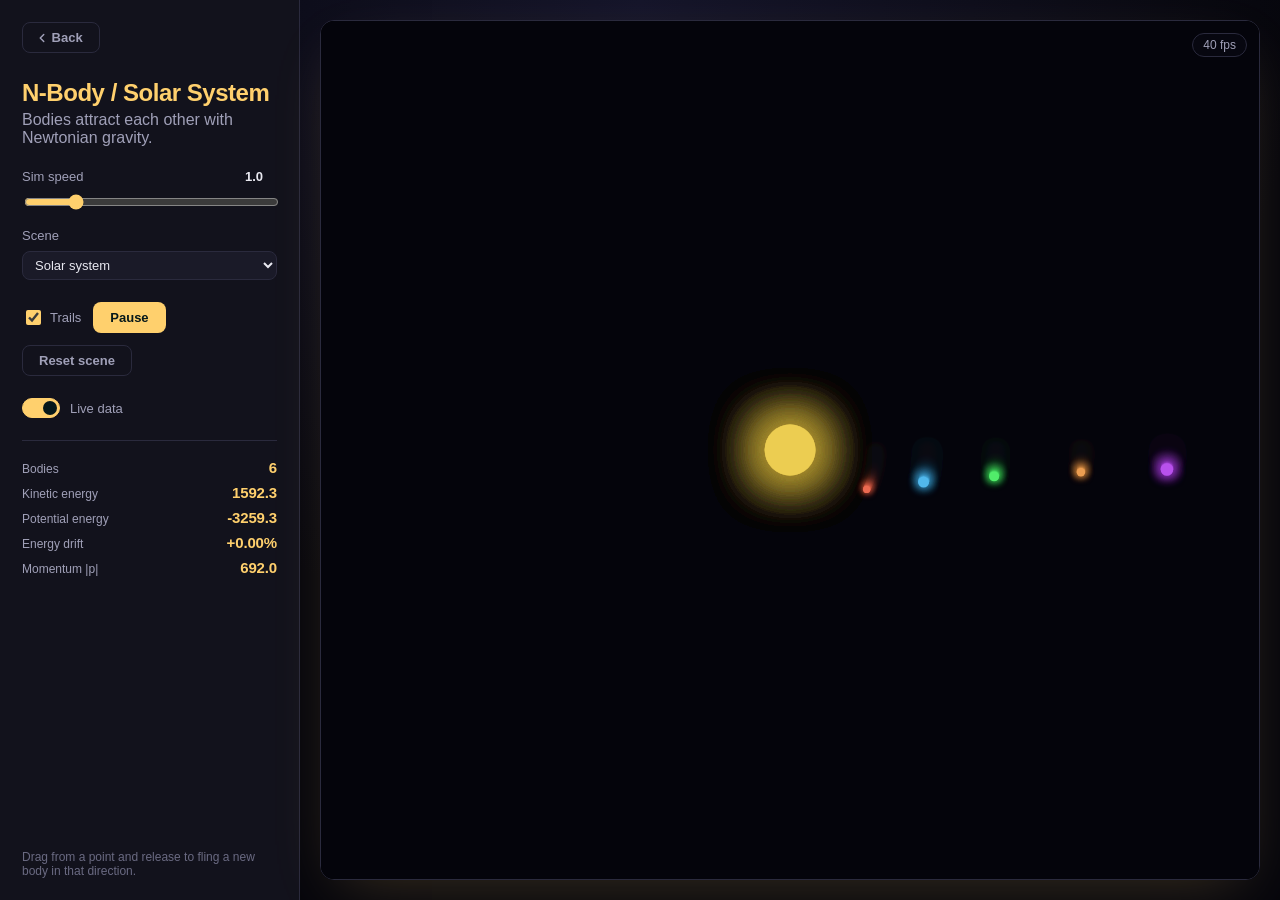
<file: n-body/index.html>
<!DOCTYPE html>
<html lang="en">
<head>
  <meta charset="UTF-8">
  <meta name="viewport" content="width=device-width, initial-scale=1.0">
  <title>N-Body / Solar System</title>
  <link rel="icon" type="image/png" href="../icon.svg?v=1" />
  <link rel="shortcut icon" type="image/png" href="../icon.svg?v=1" />
  <link rel="stylesheet" href="../common.css">
  <link rel="stylesheet" href="styles.css">
</head>
<body class="sidebar">
  <main class="layout">
    <aside class="panel">
      <a class="app__back" href="../"><svg
            class="app__back-icon"
            width="14"
            height="14"
            viewBox="0 0 24 24"
            fill="none"
            stroke="currentColor"
            stroke-width="2.5"
            stroke-linecap="round"
            stroke-linejoin="round"
          >
            <polyline points="15 18 9 12 15 6"></polyline>
          </svg> Back</a>
      <div class="panel__head">
        <h1 class="app__title">N-Body / Solar System</h1>
        <p class="app__subtitle">Bodies attract each other with Newtonian gravity.</p>
      </div>

      <div class="stack">
        <div class="control control--stacked">
          <label class="control__label" for="speed">Sim speed <span class="control__value" id="speed-out">1.0</span></label>
          <input class="control__slider" type="range" id="speed" min="0.1" max="5" value="1" step="0.1">
        </div>
        <div class="control control--stacked">
          <label class="control__label" for="scene">Scene</label>
          <select id="scene" class="control__select">
            <option value="solar">Solar system</option>
            <option value="binary">Binary + planets</option>
            <option value="cluster">Random cluster</option>
          </select>
        </div>
      </div>

      <div class="stack stack--row">
        <label class="toggle"><input type="checkbox" id="trails" checked><span>Trails</span></label>
        <button id="pause" class="btn" type="button">Pause</button>
        <button id="reset" class="btn btn--ghost" type="button">Reset scene</button>
      </div>

      <input type="checkbox" id="show-info" class="info-check" checked>
      <label class="info-toggle" for="show-info">
        <span class="info-toggle__switch"></span>
        <span>Live data</span>
      </label>
      <div class="telemetry">
        <div class="readout">
          <span class="readout__label">Bodies</span>
          <span class="readout__value" id="tel-count">0</span>
        </div>
        <div class="readout">
          <span class="readout__label">Kinetic energy</span>
          <span class="readout__value" id="tel-ke">0</span>
        </div>
        <div class="readout">
          <span class="readout__label">Potential energy</span>
          <span class="readout__value" id="tel-pe">0</span>
        </div>
        <div class="readout">
          <span class="readout__label">Energy drift</span>
          <span class="readout__value" id="tel-drift">+0.00%</span>
        </div>
        <div class="readout">
          <span class="readout__label">Momentum |p|</span>
          <span class="readout__value" id="tel-mom">0</span>
        </div>
      </div>

      <p class="controls__hint">Drag from a point and release to fling a new body in that direction.</p>
    </aside>

    <section class="viewport">
      <div class="stage">
        <canvas id="c" class="stage__canvas"></canvas>
         <div class="stage__hud">
          <span id="fps" class="hud__stat">-- fps</span>
        </div>
      </div>
    </section>
  </main>
  <script src="main.js"></script>
</body>
</html>
</file>
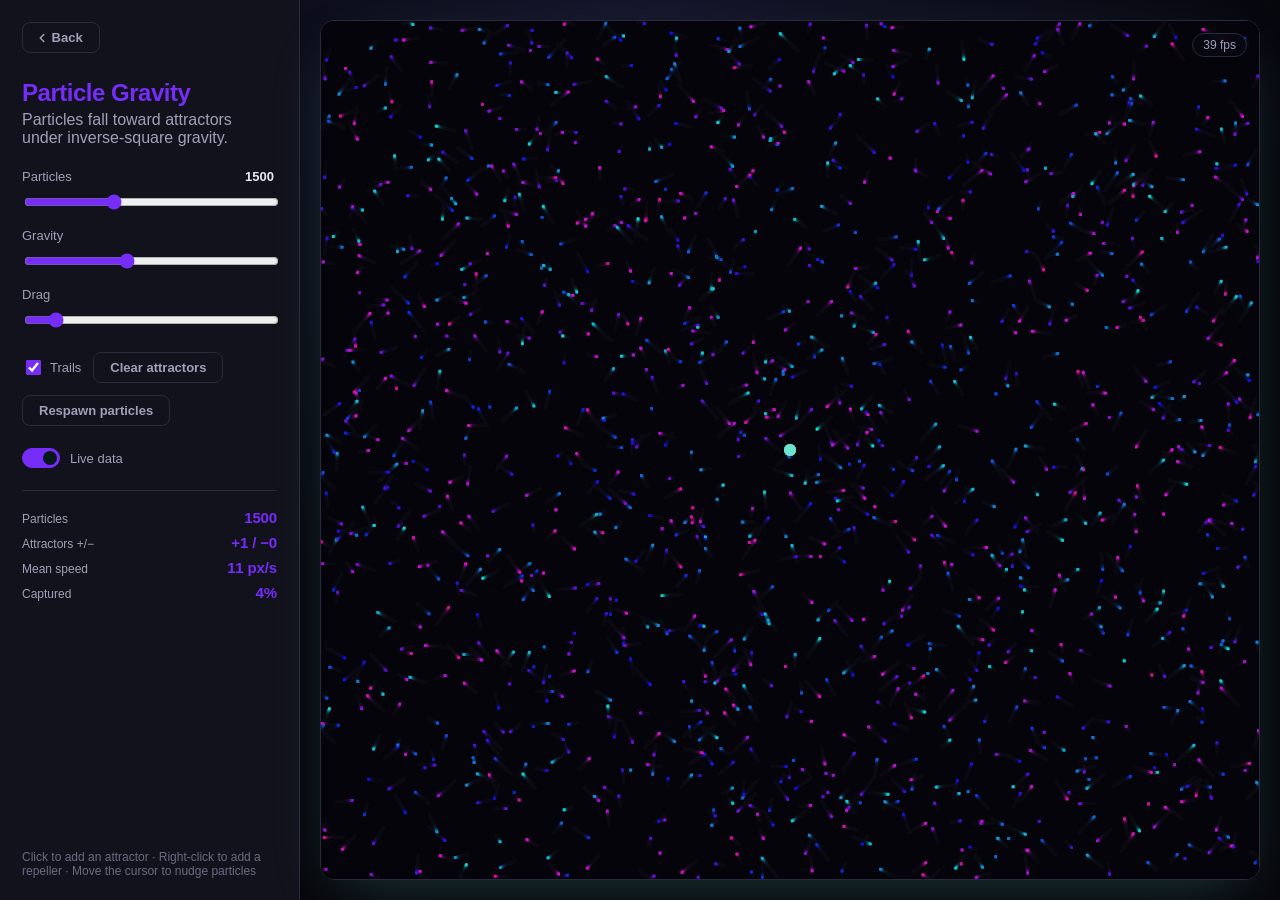
<file: particle-gravity/index.html>
<!DOCTYPE html>
<html lang="en">
<head>
  <meta charset="UTF-8">
  <meta name="viewport" content="width=device-width, initial-scale=1.0">
  <title>Particle Gravity Sandbox</title>
  <link rel="icon" type="image/png" href="../icon.svg?v=1" />
  <link rel="shortcut icon" type="image/png" href="../icon.svg?v=1" />
  <link rel="stylesheet" href="../common.css">
  <link rel="stylesheet" href="styles.css">
</head>
<body class="sidebar">
  <main class="layout">
    <aside class="panel">
      <a class="app__back" href="../"><svg
            class="app__back-icon"
            width="14"
            height="14"
            viewBox="0 0 24 24"
            fill="none"
            stroke="currentColor"
            stroke-width="2.5"
            stroke-linecap="round"
            stroke-linejoin="round"
          >
            <polyline points="15 18 9 12 15 6"></polyline>
          </svg> Back</a>
      <div class="panel__head">
        <h1 class="app__title">Particle Gravity</h1>
        <p class="app__subtitle">Particles fall toward attractors under inverse-square gravity.</p>
      </div>

      <div class="stack">
        <div class="control control--stacked">
          <label class="control__label" for="particles">Particles <span class="control__value" id="particles-out">1500</span></label>
          <input class="control__slider" type="range" id="particles" min="200" max="4000" value="1500" step="100">
        </div>
        <div class="control control--stacked">
          <label class="control__label" for="grav">Gravity</label>
          <input class="control__slider" type="range" id="grav" min="200" max="6000" value="2500" step="100">
        </div>
        <div class="control control--stacked">
          <label class="control__label" for="drag">Drag</label>
          <input class="control__slider" type="range" id="drag" min="0" max="0.05" value="0.005" step="0.001">
        </div>
      </div>

      <div class="stack stack--row">
        <label class="toggle"><input type="checkbox" id="trails" checked><span>Trails</span></label>
        <button id="reset" class="btn btn--ghost" type="button">Clear attractors</button>
        <button id="respawn" class="btn btn--ghost" type="button">Respawn particles</button>
      </div>

      <input type="checkbox" id="show-info" class="info-check" checked>
      <label class="info-toggle" for="show-info">
        <span class="info-toggle__switch"></span>
        <span>Live data</span>
      </label>
      <div class="telemetry">
        <div class="readout">
          <span class="readout__label">Particles</span>
          <span class="readout__value" id="tel-count">0</span>
        </div>
        <div class="readout">
          <span class="readout__label">Attractors +/&minus;</span>
          <span class="readout__value" id="tel-att">0 / 0</span>
        </div>
        <div class="readout">
          <span class="readout__label">Mean speed</span>
          <span class="readout__value" id="tel-speed">0 px/s</span>
        </div>
        <div class="readout">
          <span class="readout__label">Captured</span>
          <span class="readout__value" id="tel-cap">0%</span>
        </div>
      </div>

      <p class="controls__hint">Click to add an attractor &middot; Right-click to add a repeller &middot; Move the cursor to nudge particles</p>
    </aside>

    <section class="viewport">
      <div class="stage">
        <canvas id="c" class="stage__canvas"></canvas>
        <div class="stage__hud">
          <span id="fps" class="hud__stat">-- fps</span>
        </div>
      </div>
    </section>
  </main>
  <script src="main.js"></script>
</body>
</html>
</file>
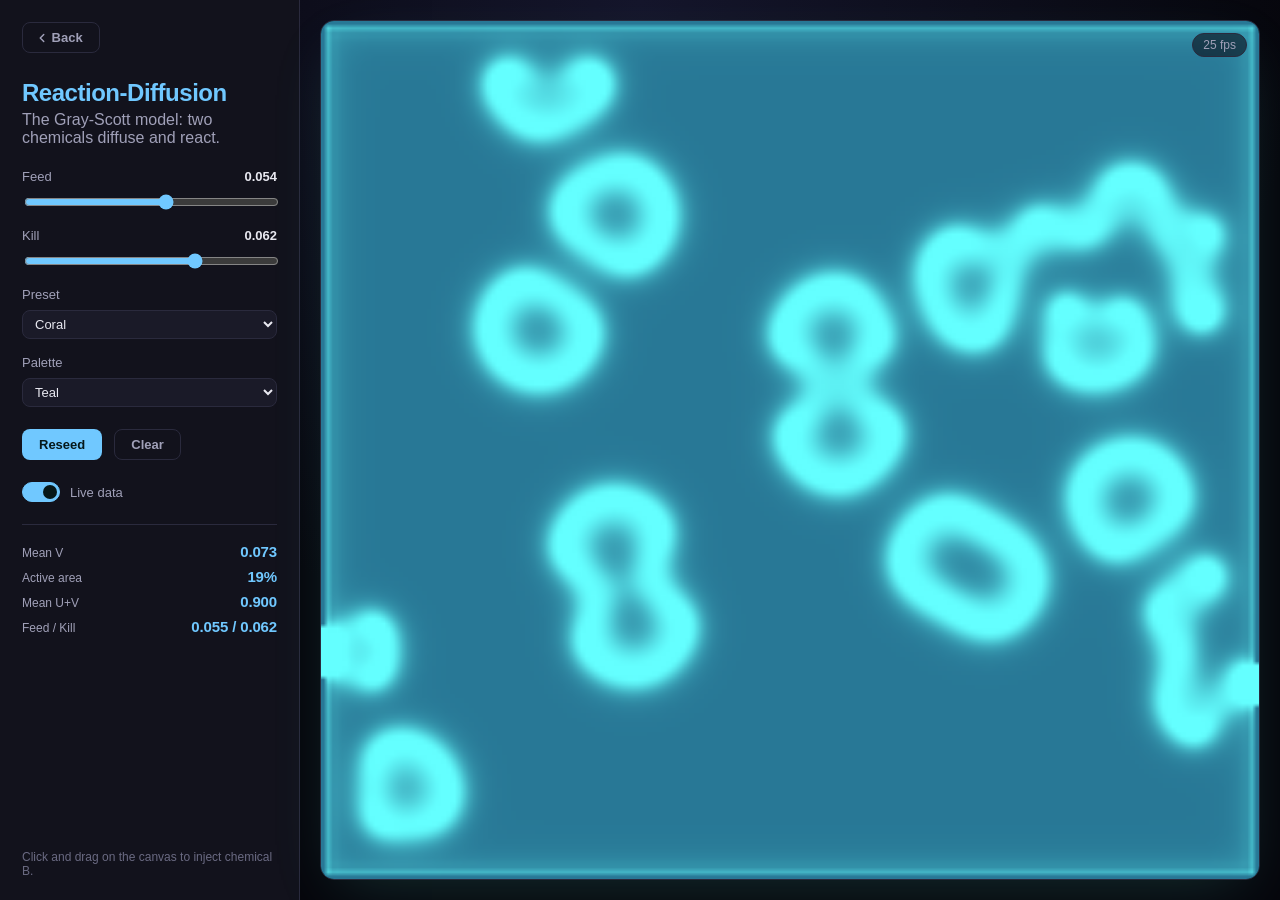
<file: reaction-diffusion/index.html>
<!DOCTYPE html>
<html lang="en">
<head>
  <meta charset="UTF-8">
  <meta name="viewport" content="width=device-width, initial-scale=1.0">
  <title>Reaction-Diffusion (Gray-Scott)</title>
  <link rel="icon" type="image/png" href="../icon.svg?v=1" />
  <link rel="shortcut icon" type="image/png" href="../icon.svg?v=1" />
  <link rel="stylesheet" href="../common.css">
  <link rel="stylesheet" href="styles.css">
</head>
<body class="sidebar">
  <main class="layout">
    <aside class="panel">
      <a class="app__back" href="../"><svg
            class="app__back-icon"
            width="14"
            height="14"
            viewBox="0 0 24 24"
            fill="none"
            stroke="currentColor"
            stroke-width="2.5"
            stroke-linecap="round"
            stroke-linejoin="round"
          >
            <polyline points="15 18 9 12 15 6"></polyline>
          </svg> Back</a>
      <div class="panel__head">
        <h1 class="app__title">Reaction-Diffusion</h1>
        <p class="app__subtitle">The Gray-Scott model: two chemicals diffuse and react.</p>
      </div>

      <div class="stack">
        <div class="control control--stacked">
          <label class="control__label" for="feed">Feed <span class="control__value" id="feed-out">0.037</span></label>
          <input class="control__slider" type="range" id="feed" min="0.01" max="0.09" value="0.037" step="0.001">
        </div>
        <div class="control control--stacked">
          <label class="control__label" for="kill">Kill <span class="control__value" id="kill-out">0.060</span></label>
          <input class="control__slider" type="range" id="kill" min="0.045" max="0.07" value="0.06" step="0.001">
        </div>
        <div class="control control--stacked">
          <label class="control__label" for="preset">Preset</label>
          <select id="preset" class="control__select">
            <option value="coral">Coral</option>
            <option value="mitosis">Mitosis</option>
            <option value="worms">Worms</option>
            <option value="spots">Spots</option>
          </select>
        </div>
        <div class="control control--stacked">
          <label class="control__label" for="palette">Palette</label>
          <select id="palette" class="control__select">
            <option value="teal">Teal</option>
            <option value="fire">Fire</option>
            <option value="mono">Mono</option>
          </select>
        </div>
      </div>

      <div class="stack stack--row">
        <button id="seed" class="btn" type="button">Reseed</button>
        <button id="clear" class="btn btn--ghost" type="button">Clear</button>
      </div>

      <input type="checkbox" id="show-info" class="info-check" checked>
      <label class="info-toggle" for="show-info">
        <span class="info-toggle__switch"></span>
        <span>Live data</span>
      </label>
      <div class="telemetry">
        <div class="readout">
          <span class="readout__label">Mean V</span>
          <span class="readout__value" id="tel-meanv">0.000</span>
        </div>
        <div class="readout">
          <span class="readout__label">Active area</span>
          <span class="readout__value" id="tel-active">0%</span>
        </div>
        <div class="readout">
          <span class="readout__label">Mean U+V</span>
          <span class="readout__value" id="tel-mass">0.000</span>
        </div>
        <div class="readout">
          <span class="readout__label">Feed / Kill</span>
          <span class="readout__value" id="tel-fk">0.000 / 0.000</span>
        </div>
      </div>

      <p class="controls__hint">Click and drag on the canvas to inject chemical B.</p>
    </aside>

    <section class="viewport">
      <div class="stage">
        <canvas id="c" class="stage__canvas"></canvas>
        <div class="stage__hud">
          <span id="fps" class="hud__stat">-- fps</span>
        </div>
      </div>
    </section>
  </main>
  <script src="main.js"></script>
</body>
</html>
</file>
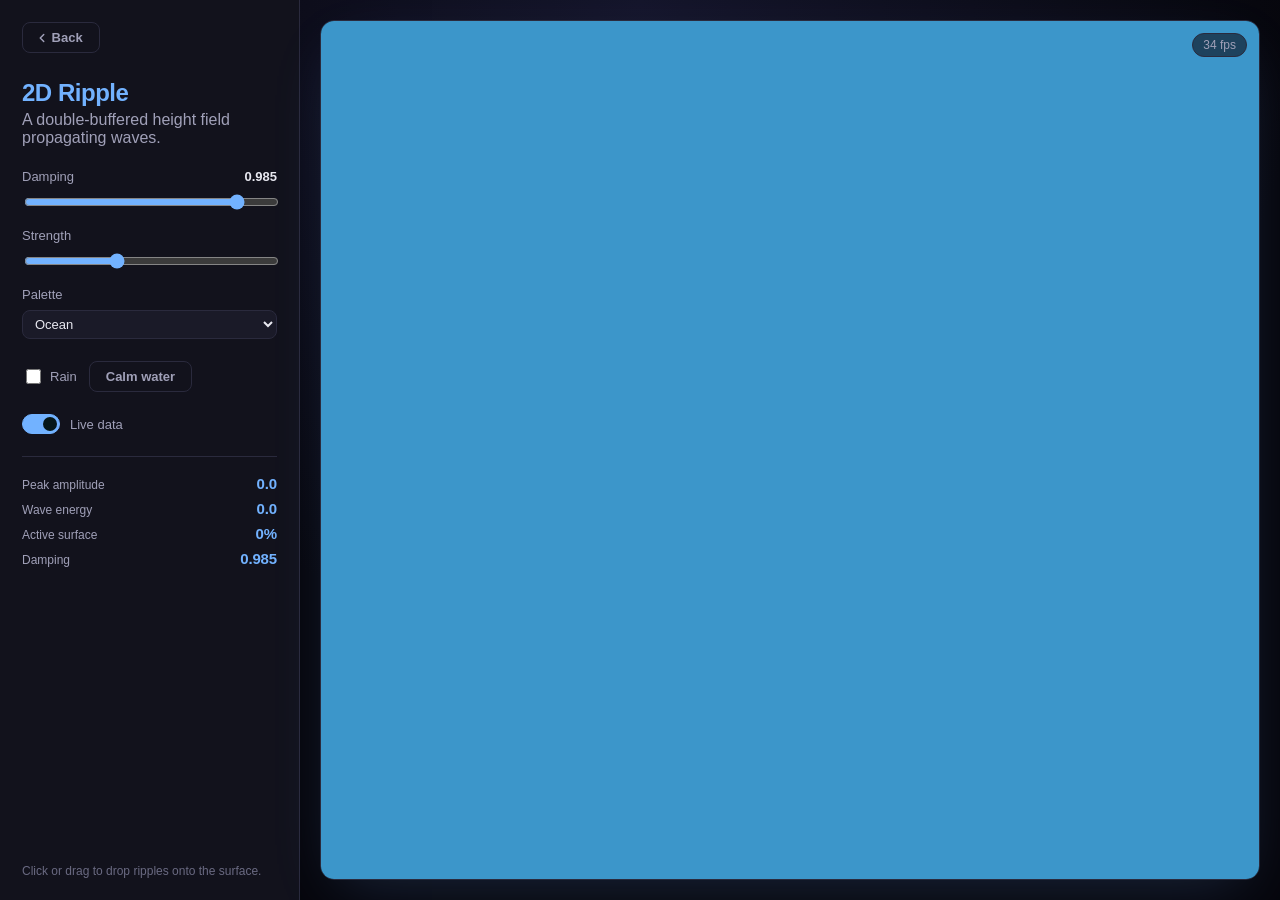
<file: ripple/index.html>
<!DOCTYPE html>
<html lang="en">
<head>
  <meta charset="UTF-8">
  <meta name="viewport" content="width=device-width, initial-scale=1.0">
  <title>2D Ripple</title>
  <link rel="icon" type="image/png" href="../icon.svg?v=1" />
  <link rel="shortcut icon" type="image/png" href="../icon.svg?v=1" />
  <link rel="stylesheet" href="../common.css">
  <link rel="stylesheet" href="styles.css">
</head>
<body class="sidebar">
  <main class="layout">
    <aside class="panel">
      <a class="app__back" href="../"><svg
            class="app__back-icon"
            width="14"
            height="14"
            viewBox="0 0 24 24"
            fill="none"
            stroke="currentColor"
            stroke-width="2.5"
            stroke-linecap="round"
            stroke-linejoin="round"
          >
            <polyline points="15 18 9 12 15 6"></polyline>
          </svg> Back</a>
      <div class="panel__head">
        <h1 class="app__title">2D Ripple</h1>
        <p class="app__subtitle">A double-buffered height field propagating waves.</p>
      </div>

      <div class="stack">
        <div class="control control--stacked">
          <label class="control__label" for="damp">Damping <span class="control__value" id="damp-out">0.985</span></label>
          <input class="control__slider" type="range" id="damp" min="0.9" max="0.999" value="0.985" step="0.001">
        </div>
        <div class="control control--stacked">
          <label class="control__label" for="strength">Strength</label>
          <input class="control__slider" type="range" id="strength" min="100" max="1500" value="600" step="50">
        </div>
        <div class="control control--stacked">
          <label class="control__label" for="palette">Palette</label>
          <select id="palette" class="control__select">
            <option value="ocean">Ocean</option>
            <option value="ink">Ink</option>
            <option value="neon">Neon</option>
          </select>
        </div>
      </div>

      <div class="stack stack--row">
        <label class="toggle"><input type="checkbox" id="rain"><span>Rain</span></label>
        <button id="clear" class="btn btn--ghost" type="button">Calm water</button>
      </div>

      <input type="checkbox" id="show-info" class="info-check" checked>
      <label class="info-toggle" for="show-info">
        <span class="info-toggle__switch"></span>
        <span>Live data</span>
      </label>
      <div class="telemetry">
        <div class="readout">
          <span class="readout__label">Peak amplitude</span>
          <span class="readout__value" id="tel-peak">0.0</span>
        </div>
        <div class="readout">
          <span class="readout__label">Wave energy</span>
          <span class="readout__value" id="tel-energy">0.0</span>
        </div>
        <div class="readout">
          <span class="readout__label">Active surface</span>
          <span class="readout__value" id="tel-active">0%</span>
        </div>
        <div class="readout">
          <span class="readout__label">Damping</span>
          <span class="readout__value" id="tel-damp">0.985</span>
        </div>
      </div>

      <p class="controls__hint">Click or drag to drop ripples onto the surface.</p>
    </aside>

    <section class="viewport">
      <div class="stage">
        <canvas id="c" class="stage__canvas"></canvas>
        <div class="stage__hud">
          <span id="fps" class="hud__stat">-- fps</span>
        </div>
      </div>
    </section>
  </main>
  <script src="main.js"></script>
</body>
</html>
</file>
<file: common.css>
:root {
  --bg: #06060c;
  --panel: #12121c;
  --panel-2: #1a1a28;
  --border: #2a2a3d;
  --text: #e8e8f0;
  --text-secondary: #a0a0b8;
  --text-tertiary: #6a6a82;
  --accent: #3584e4;
  --accent-2: #8b7dff;
  --radius: 14px;
  --radius-sm: 8px;
}

* {
  box-sizing: border-box;
}

html {
  background: var(--bg);
}

body {
  margin: 0;
  min-height: 100vh;
  background: radial-gradient(circle at 50% 0%, #14142a 0%, var(--bg) 60%);
  color: var(--text);
  font-family:
    -apple-system, BlinkMacSystemFont, "Segoe UI", Roboto, Helvetica, Arial,
    sans-serif;
  display: flex;
  justify-content: center;
  padding: 32px 20px 64px;
}

.app {
  width: 100%;
  max-width: 900px;
}

.app__header {
  display: flex;
  align-items: center;
  gap: 16px;
  margin-bottom: 18px;
}

.app__header:hover .app__icon {
  transform: rotate(30deg);
}

.app__title {
  margin: 0;
  font-size: 28px;
  font-weight: 700;
  letter-spacing: -0.02em;
  color: var(--accent);
}

.app__subtitle {
  margin: 4px 0 0;
  font-size: 16px;
  color: var(--text-secondary);
}

.app__back {
  display: inline-flex;
  align-items: center;
  gap: 0.2em;
  padding: 7px 16px 7px 12px;
  border-radius: var(--radius-sm);
  border: 1px solid var(--border);
  background: var(--panel);
  color: var(--text-secondary);
  font-size: 13px;
  font-weight: 600;
  text-decoration: none;
  transition: color 0.15s ease;
}

.app__back:hover {
  color: var(--accent);
  background: var(--panel-2);
}

.app__back:hover .app__back-icon {
  transform: translateX(-2px);
}

.app__back-icon {
  flex-shrink: 0;
  margin-top: 1px;
  display: block;
  transition: transform 0.2s ease;
}

.app__icon {
  width: 48px;
  height: 48px;
  transition: transform 0.2s ease;
}

.stage {
  position: relative;
  border-radius: var(--radius);
  overflow: hidden;
  border: 1px solid var(--border);
  box-shadow: 0 20px 60px -20px rgba(0, 0, 0, 0.7);
}

.stage__canvas {
  display: block;
  width: 100%;
  height: 100%;
  background: #0a0a12;
  cursor: crosshair;
  touch-action: none;
}

.stage__hud {
  position: absolute;
  top: 12px;
  right: 12px;
  display: flex;
  gap: 8px;
  pointer-events: none;
}

.hud__stat {
  font-size: 12px;
  font-variant-numeric: tabular-nums;
  padding: 4px 10px;
  border-radius: 999px;
  background: rgba(10, 10, 20, 0.6);
  border: 1px solid var(--border);
  color: var(--text-secondary);
  backdrop-filter: blur(6px);
}

.controls {
  margin-top: 18px;
  padding: 16px;
  background: var(--panel);
  border: 1px solid var(--border);
  border-radius: var(--radius);
}

.controls__row {
  display: flex;
  flex-wrap: wrap;
  gap: 18px;
  align-items: center;
}

.controls__row + .controls__row {
  margin-top: 16px;
  padding-top: 16px;
  border-top: 1px solid var(--border);
}

.control {
  display: flex;
  align-items: center;
  gap: 8px;
}
.control__label {
  font-size: 13px;
  color: var(--text-secondary);
  white-space: nowrap;
}
.control__value {
  font-size: 13px;
  font-weight: 600;
  font-variant-numeric: tabular-nums;
  min-width: 32px;
  color: var(--text);
}
.control__slider {
  width: 96px;
  accent-color: var(--accent);
}
.control__select {
  background: var(--panel-2);
  color: var(--text);
  border: 1px solid var(--border);
  border-radius: var(--radius-sm);
  padding: 5px 8px;
  font-size: 13px;
}

.toggle {
  display: flex;
  align-items: center;
  gap: 6px;
  font-size: 13px;
  color: var(--text-secondary);
  cursor: pointer;
  user-select: none;
}
.toggle input {
  accent-color: var(--accent);
  width: 15px;
  height: 15px;
}

.btn {
  padding: 7px 16px;
  border-radius: var(--radius-sm);
  border: 1px solid transparent;
  background: var(--accent);
  color: #06181a;
  font-size: 13px;
  font-weight: 600;
  cursor: pointer;
  transition:
    filter 0.15s ease,
    background 0.15s ease;
}
.btn:hover {
  filter: brightness(1.08);
}
.btn--ghost {
  background: transparent;
  border-color: var(--border);
  color: var(--text-secondary);
}
.btn--ghost:hover {
  background: var(--panel-2);
  color: var(--text);
}

.controls__hint {
  margin: 14px 0 0;
  font-size: 12px;
  color: var(--text-tertiary);
}

/* ------------------------------------------------------------------ */
/* Gallery landing page                                               */
/* ------------------------------------------------------------------ */
.gallery {
  display: grid;
  grid-template-columns: repeat(auto-fill, minmax(220px, 1fr));
  gap: 14px;
  margin-top: 20px;
}

.card {
  display: block;
  padding: 18px;
  border-radius: var(--radius);
  border: 1px solid var(--border);
  background: var(--panel);
  text-decoration: none;
  color: var(--text);
  transition:
    transform 0.15s ease,
    border-color 0.15s ease,
    background 0.15s ease;
}
.card:hover {
  transform: translateY(-3px);
  border-color: var(--accent);
  background: var(--panel-2);
}
.card__emoji {
  font-size: 26px;
}
.card__title {
  margin: 10px 0 4px;
  font-size: 16px;
  font-weight: 600;
}
.card__desc {
  margin: 0;
  font-size: 13px;
  color: var(--text-secondary);
  line-height: 1.4;
}

/* ------------------------------------------------------------------ */
/* Sidebar + telemetry layout (shared across simulations)             */
/* ------------------------------------------------------------------ */
body.sidebar {
  padding: 0;
  display: block;
  height: 100vh;
  overflow: hidden;
}

.layout {
  display: grid;
  grid-template-columns: 300px 1fr;
  height: 100vh;
}

.panel {
  display: flex;
  flex-direction: column;
  gap: 22px;
  padding: 22px;
  background: var(--panel);
  border-right: 1px solid var(--border);
  min-height: 0;
  overflow-y: auto;
  scrollbar-color: var(--border) transparent;
}
.panel::-webkit-scrollbar {
  width: 10px;
}
.panel::-webkit-scrollbar-track {
  background: transparent;
}
.panel::-webkit-scrollbar-thumb {
  background: var(--border);
  border-radius: 999px;
  border: 2px solid var(--panel);
}
.panel::-webkit-scrollbar-thumb:hover {
  background: var(--text-tertiary);
}
.panel .app__back {
  align-self: flex-start;
}
.panel__head {
  margin-top: 4px;
}
.panel .app__title {
  font-size: 24px;
}

.stack {
  display: flex;
  flex-direction: column;
  gap: 16px;
}
.stack--row {
  flex-direction: row;
  flex-wrap: wrap;
  align-items: center;
  gap: 12px;
}

.control--stacked {
  flex-direction: column;
  align-items: stretch;
  gap: 8px;
}
.control--stacked .control__slider {
  width: 100%;
}
.control--stacked .control__select {
  width: 100%;
}
.control--stacked .control__label {
  display: flex;
  justify-content: space-between;
  align-items: baseline;
}

.viewport {
  display: grid;
  place-items: center;
  padding: 20px;
  min-width: 0;
}
.viewport .stage {
  width: 100%;
  height: calc(100vh - 40px);
}

.panel .controls__hint {
  margin: auto 0 0;
}

/* Telemetry toggle switch */
.info-check {
  position: absolute;
  width: 1px;
  height: 1px;
  opacity: 0;
  pointer-events: none;
}
.info-toggle {
  display: flex;
  align-items: center;
  gap: 10px;
  cursor: pointer;
  user-select: none;
  font-size: 13px;
  color: var(--text-secondary);
}
.info-toggle__switch {
  position: relative;
  flex: none;
  width: 38px;
  height: 20px;
  border-radius: 999px;
  background: var(--panel-2);
  border: 1px solid var(--border);
  transition:
    background 0.2s ease,
    border-color 0.2s ease;
}
.info-toggle__switch::after {
  content: "";
  position: absolute;
  top: 2px;
  left: 2px;
  width: 14px;
  height: 14px;
  border-radius: 50%;
  background: var(--text-secondary);
  transition:
    transform 0.2s ease,
    background 0.2s ease;
}
.info-check:checked ~ .info-toggle .info-toggle__switch {
  background: var(--accent);
  border-color: var(--accent);
}
.info-check:checked ~ .info-toggle .info-toggle__switch::after {
  transform: translateX(18px);
  background: #06181a;
}
.info-check:focus-visible ~ .info-toggle .info-toggle__switch {
  outline: 2px solid var(--accent);
  outline-offset: 2px;
}

/* Telemetry readout list (hidden until toggled on) */
.telemetry {
  display: none;
  flex-direction: column;
  gap: 8px;
  padding-top: 18px;
  border-top: 1px solid var(--border);
}
.info-check:checked ~ .telemetry {
  display: flex;
}
.telemetry .hud__stat {
  width: 100%;
  text-align: left;
  font-size: 13px;
  padding: 8px 12px;
  background: var(--panel-2);
}

/* Telemetry readout rows (label + accent value) */
.readout {
  display: flex;
  justify-content: space-between;
  align-items: baseline;
  gap: 10px;
}
.readout__label {
  font-size: 12px;
  color: var(--text-secondary);
}
.readout__value {
  font-size: 15px;
  font-weight: 600;
  font-variant-numeric: tabular-nums;
  letter-spacing: -0.01em;
  color: var(--accent);
}

@media (max-width: 720px) {
  body.sidebar {
    padding: 0;
    height: auto;
    overflow: visible;
  }
  .layout {
    display: flex;
    flex-direction: column;
    height: auto;
  }
  .panel {
    order: -1;
    min-height: auto;
    max-height: none;
    overflow-y: visible;
    border-right: none;
    border-bottom: 1px solid var(--border);
    gap: 16px;
    display: grid;
    grid-template-columns: auto 1fr;
    align-items: start;
    padding: 22px;
  }
  .panel .app__back {
    grid-column: 1;
    grid-row: 1;
    flex-shrink: 0;
    margin-right: 12px;
  }
  .panel__head {
    grid-column: 2;
    grid-row: 1;
    display: flex;
    flex-direction: column;
    align-items: flex-end;
    gap: 0;
    margin-top: 0 !important;
  }
  .panel .app__title {
    font-size: 24px;
    margin: 0;
    text-align: right;
  }
  .panel .app__subtitle {
    text-align: right;
  }
  .panel > :not(.app__back):not(.panel__head) {
    grid-column: 1 / -1;
    margin-top: 16px;
  }
  .viewport {
    flex: 0 0 auto;
    padding: 0;
    height: 50vh;
    max-height: 60vh;
  }
  .viewport .stage {
    height: 100%;
    border-radius: 0;
  }
}

@media (max-width: 500px) {
  .gallery {
    grid-template-columns: repeat(auto-fill, minmax(150px, 1fr));
  }
}
</file>
<file: boids/styles.css>
/* Boids — teal/violet flock accents. */
:root {
  --accent: #B3FF8A;
  --accent-2: #E5FF52;
}

.app__title {
  color: var(--accent);
}

.stage__canvas { cursor: crosshair; }
</file>
<file: cloth/styles.css>
/* Cloth — soft pink/violet fabric accents. */
:root {
  --accent: #f4a4cf;
  --accent-2: #b59cff;
}

.app__title {
  color: var(--accent);
}

.stage {
  box-shadow: 0 20px 60px -20px rgba(255, 143, 208, 0.2);
}

.stage__canvas {
  background: linear-gradient(180deg, #0c0a14 0%, #08070f 100%);
  cursor: grab;
}
.stage__canvas:active { cursor: grabbing; }
</file>
<file: double-pendulum/styles.css>
/* Sidebar + telemetry layout — sidebar controls with a toggleable data list. */
:root {
  --accent: #2ae954;
  --accent-2: ##6bef88;
}

.app__title {
  color: var(--accent);
}

.stage {
  height: calc(100vh - 40px);
}
</file>
<file: falling-sand/styles.css>
/* Falling Sand — warm sand/amber accents. */
:root {
  --accent: #f0c46d;
  --accent-2: #c97b3b;
}

.app__title {
  color: var(--accent);
}

.stage {
  box-shadow: 0 20px 60px -20px rgba(230, 199, 106, 0.22);
}

.stage__canvas {
  background: #0a0a08;
  cursor: cell;
  image-rendering: pixelated;
}
</file>
<file: fractals/styles.css>
/* Fractals — fiery orange/red accents. */
:root {
  --accent: #ff8d47;
  --accent-2: #ff6e5f;
}

.app__title {
  color: var(--accent);
}

.stage {
  box-shadow: 0 20px 60px -20px rgba(255, 154, 60, 0.22);
}

.stage__canvas {
  background: #08060a;
  cursor: move;
}
</file>
<file: game-of-life/styles.css>
/* Game of Life — phosphor green accents. */
:root {
  --accent: #83ef8c;
  --accent-2: #45b98a;
}

.app__title {
  color: var(--accent);
}

.stage {
  box-shadow: 0 20px 60px -20px rgba(126, 240, 138, 0.2);
}

.stage__canvas {
  background: #080a08;
  cursor: pointer;
}
</file>
<file: harmonograph/styles.css>
/* Harmonograph — luminous violet/rainbow accents. */
:root {
  --accent: #ff5252;
  --accent-2: ##FF8A8A;
}

.app__title {
  color: var(--accent);
}

.stage {
  box-shadow: 0 20px 60px -20px rgba(183, 139, 255, 0.24);
}

.stage__canvas {
  background: #060510;
  cursor: default;
}
</file>
<file: n-body/styles.css>
/* N-Body — warm stellar gold/orange accents. */
:root {
  --accent: #ffd06d;
  --accent-2: #ff9b61;
}

.app__title {
  color: var(--accent);
}

.stage {
  box-shadow: 0 20px 60px -20px rgba(255, 207, 110, 0.22);
  height: calc(100vh - 40px);
}

.stage__canvas {
  background: radial-gradient(circle at 50% 50%, #100c06 0%, #060505 75%);
  cursor: grab;
}
.stage__canvas:active { cursor: grabbing; }
</file>
<file: particle-gravity/styles.css>
/* Particle Gravity — deep-space teal/violet accents. */
:root {
  --accent: #752DF7;
  --accent-2: #8a84ff;
}

.app__title {
  color: var(--accent);
}

.stage {
  box-shadow: 0 20px 60px -20px rgba(110, 231, 208, 0.25);
}

.stage__canvas {
  background: radial-gradient(circle at 50% 40%, #0d0d1c 0%, #060610 70%);
  cursor: cell;
}
</file>
<file: reaction-diffusion/styles.css>
/* Reaction-Diffusion — organic teal/aqua accents. */
:root {
  --accent: #70c8ff;
  --accent-2: #4fc7b9;
}

.app__title {
  color: var(--accent);
}

.stage {
  box-shadow: 0 20px 60px -20px rgba(79, 208, 192, 0.22);
}

.stage__canvas {
  background: #06100f;
  cursor: crosshair;
}
</file>
<file: ripple/styles.css>
/* Ripple — cool water blue accents. */
:root {
  --accent: #72b2ff;
  --accent-2: #53ccd8;
}

.app__title {
  color: var(--accent);
}

.stage {
  box-shadow: 0 20px 60px -20px rgba(110, 168, 255, 0.22);
}

.stage__canvas {
  background: #060a12;
  cursor: crosshair;
}
</file>
